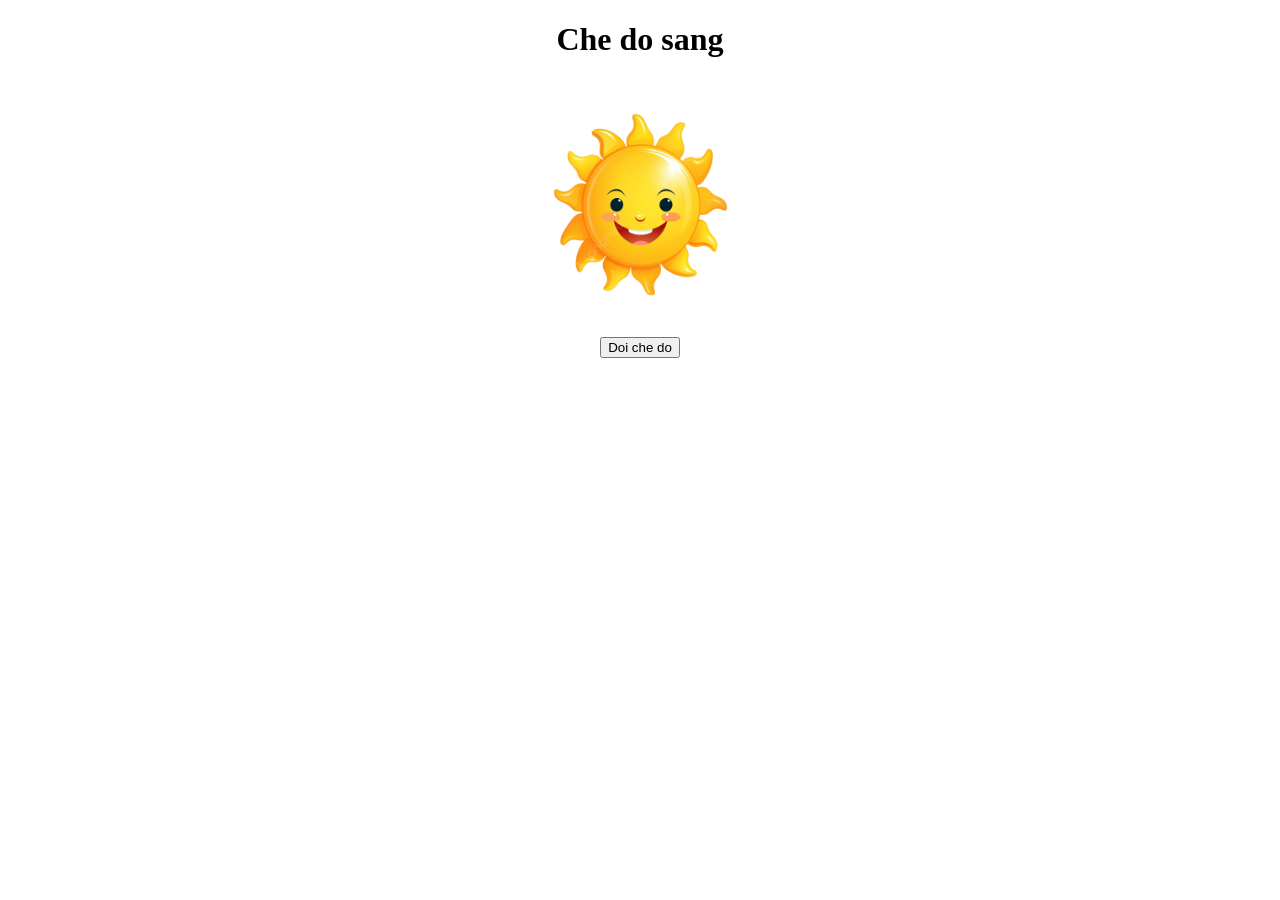
<file: bai 10/index.html>
<!DOCTYPE html>
<html lang="en">

<head>
    <meta charset="UTF-8">
    <meta name="viewport" content="width=device-width, initial-scale=1.0">
    <title>Document</title>
    <style>
        .che-do,
        .anh,
        .chuc-nang {
            /* display: flex;
            justify-content: center; */
        }
        
        .khung {
            width: 100%;
            text-align: center;
        }
        
        img {
            width: 20%;
            margin: 0 auto;
        }
    </style>
</head>

<body>
    <div class="khung">
        <h1 class="che-do">Che do sang</h1>
        <img class="anh" src="mattroi.png" alt="">
        <div class="chuc-nang">
            <button onclick="doiCheDo()">Doi che do</button>
        </div>
    </div>
    <script>
        var cheDo = true;

        function doiCheDo() {
            if (cheDo == true) {
                document.getElementsByTagName("body")[0].style = "background-color: black";
                document.getElementsByClassName("che-do")[0].style = "color: white";
                document.getElementsByClassName("che-do")[0].innerHTML = "Che do toi";
                document.getElementsByTagName("img")[0].src = "mattrang.png";
                cheDo = false;
            } else {
                document.getElementsByTagName("body")[0].style = "background-color: white";
                document.getElementsByClassName("che-do")[0].style = "color: blck";
                document.getElementsByClassName("che-do")[0].innerHTML = "Che do sang";
                document.getElementsByTagName("img")[0].src = "mattroi.png";
                cheDo = true;
            }

        }
    </script>
</body>

</html>
</file>
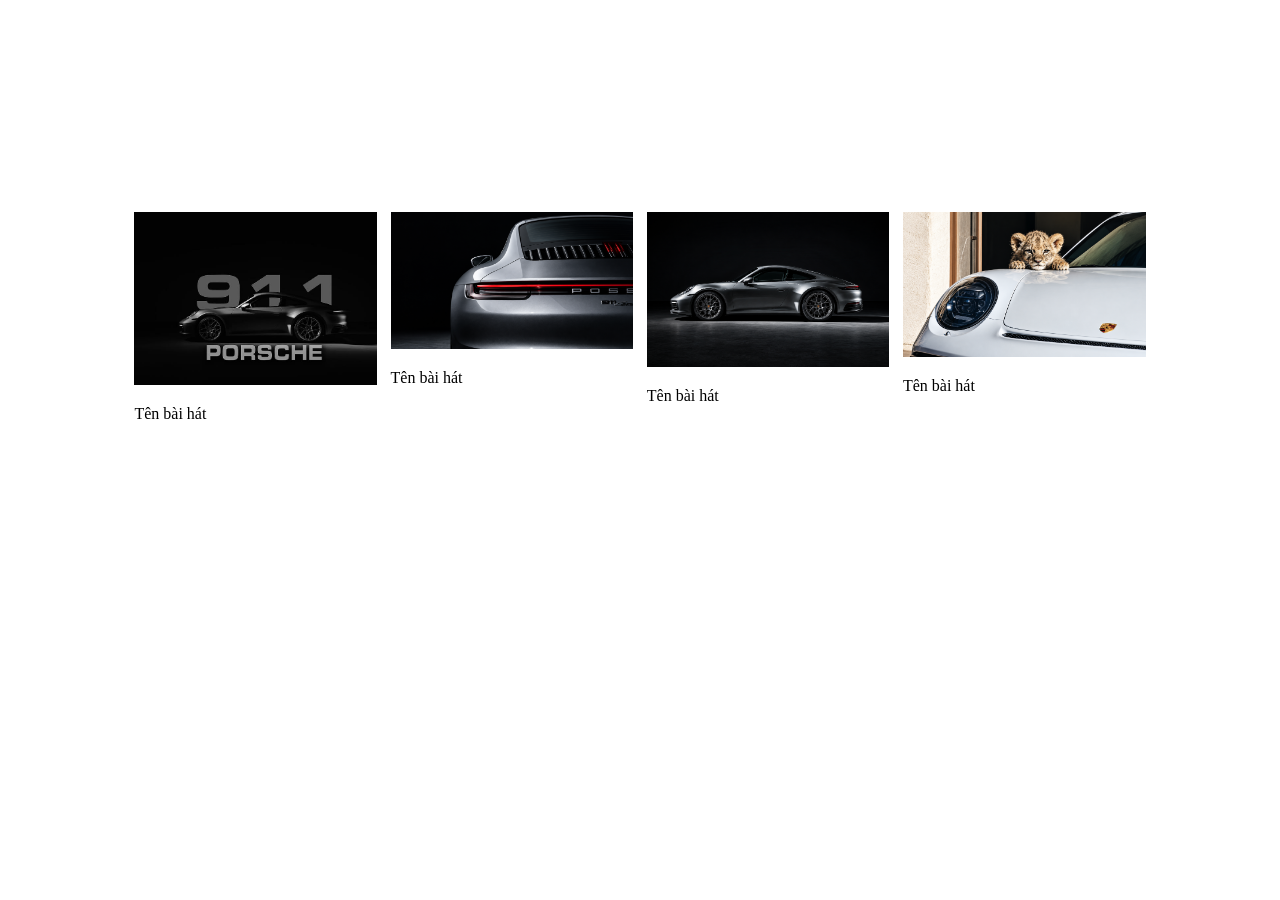
<file: Bai 11/index.html>
<!doctype html>
<html lang="en">

<head>
    <meta charset="UTF-8" />
    <meta name="viewport" content="width=device-width, initial-scale=1.0" />
    <title>Ví dụ đổi video</title>
    <style>
        .video {
            width: 50%;
            margin: auto;
        }
        
        .danh-sach {
            width: 80%;
            display: flex;
            margin: 50px auto;
            justify-content: space-between;
        }
        
        .anh {
            width: 24%;
            img {
                width: 100%;
            }
        }
    </style>
</head>

<body>
    <!-- màn xem -->
    <div class="video">
        <iframe src="https://www.youtube.com/embed/vGvCnjY_4Tc?si=f1wDQeMXsUGVcwdC" title="YouTube video player" frameborder="0" allow="
          accelerometer;
          autoplay;
          clipboard-write;
          encrypted-media;
          gyroscope;
          picture-in-picture;
          web-share;
        " referrerpolicy="strict-origin-when-cross-origin" allowfullscreen></iframe>
        <p class="ten"></p>
    </div>

    <div class="danh-sach">
        <div class="anh" onclick="chonVid(1)">
            <img src="p1.jpg" alt="" />
            <p>Tên bài hát</p>
        </div>
        <div class="anh" onclick="chonVid(2)">
            <img src="p2.png" alt="" />
            <p>Tên bài hát</p>
        </div>
        <div class="anh" onclick="chonVid(3)">
            <img src="p3.png" alt="" />
            <p>Tên bài hát</p>
        </div>
        <div class="anh" onclick="chonVid(4)">
            <img src="p4.png" alt="" />
            <p>Tên bài hát</p>
        </div>
    </div>

    <script>
        var danhSachVid = [{
            id: 1,
            ten: "Tower Defence 1",
            duongDanAnh: "/assets/banner.jpg",
            duongDanYoutube: "https://www.youtube.com/embed/vGvCnjY_4Tc?si=f1wDQeMXsUGVcwdC",
        }, {
            id: 2,
            ten: "Tower Defence 2",
            duongDanAnh: "/assets/zootopia.jpg",
            duongDanYoutube: "https://www.youtube.com/embed/Y0c3nKWhlIA?si=kHUSq6Y0BI7gB_X2",
        }, {
            id: 3,
            ten: "Tower Defence 3",
            duongDanAnh: "/assets/banner.jpg",
            duongDanYoutube: "https://www.youtube.com/embed/vGvCnjY_4Tc?si=f1wDQeMXsUGVcwdC",
        }, {
            id: 4,
            ten: "Tower Defence 4",
            duongDanAnh: "/assets/zootopia.jpg",
            duongDanYoutube: "https://www.youtube.com/embed/Y0c3nKWhlIA?si=kHUSq6Y0BI7gB_X2",
        }, ];

        function chonVid(id) {
            for (let i = 0; i < danhSachVid.length; i++) {
                if (danhSachVid[i].id == id) {
                    document.getElementsByClassName("ten")[0].innerHTML =
                        danhSachVid[i].ten;
                    document.getElementsByTagName("video")[0].src =
                        danhSachVid[i].duongDanYoutube;
                }
            }
        }
    </script>
</body>

</html>
</file>
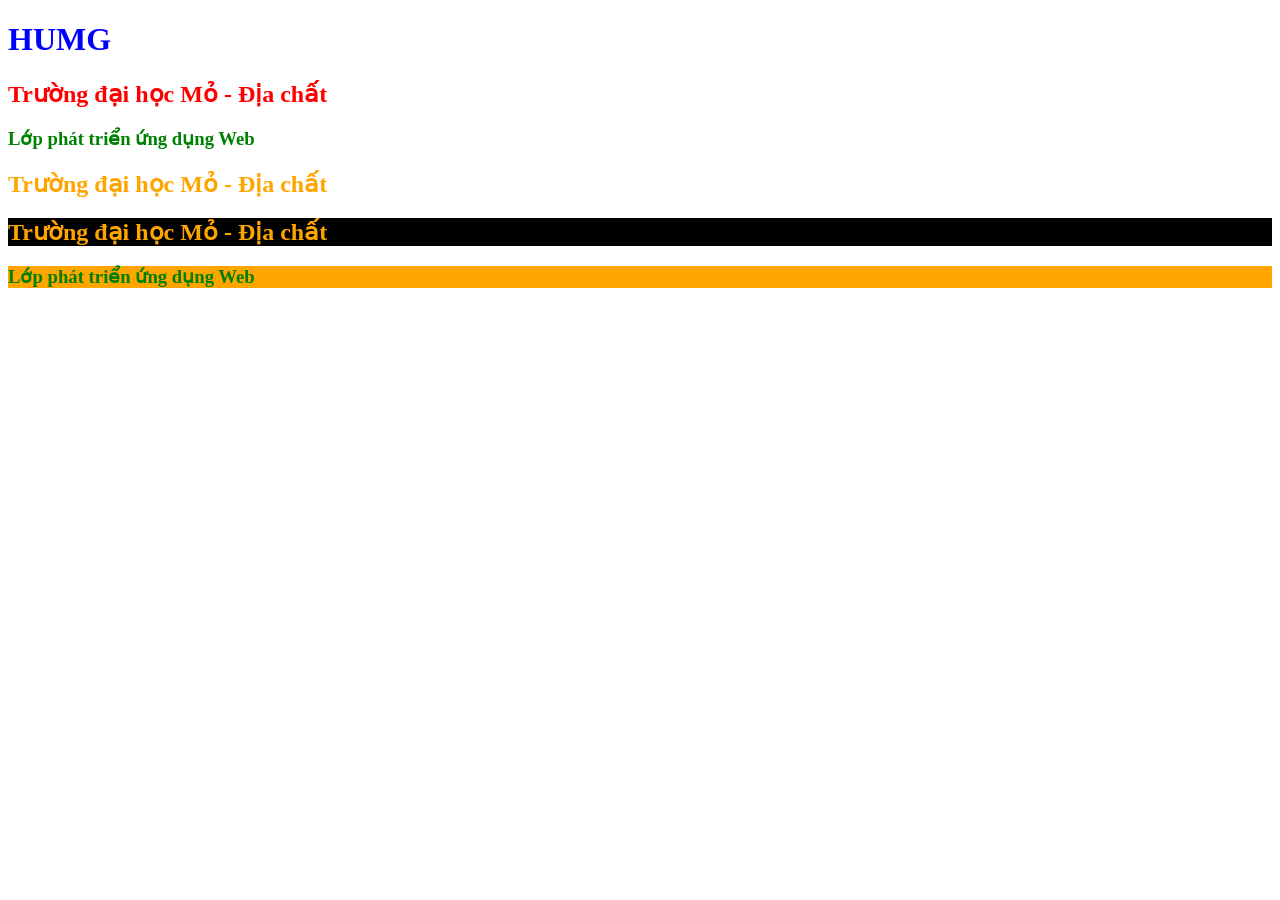
<file: Bai 5/index.html>
<!DOCTYPE html>
<html lang="en">

<head>
    <meta charset="UTF-8">
    <meta name="viewport" content="width=device-width, initial-scale=1.0">
    <title>Bai 5</title>
    <link rel="stylesheet" href="style.css" type="text/css">
    <style>
        /*Loại 2: Internal Style */
        
        h2 {
            /* color dùng để quy định màu chữ */
            color: red;
        }
        
        #TieuDe {
            color: orange
        }
    </style>
</head>

<body>
    <!--I:Các kiểu viết style-->
    <!--Kiểu 1 : Viết style trong thẻ-->
    <!--Loại 1 : Inline style-->
    <h1 style="color:blue">HUMG</h1>
    <!--Kiểu 2-->
    <h2>Trường đại học Mỏ - Địa chất</h2>
    <h3>Lớp phát triển ứng dụng Web</h3>
    <!--II:Selector-->
    <!--Cách 1:Dùng tên thẻ-->
    <!--Cách 2:Dùng id-->
    <h2 id="TieuDe">Trường đại học Mỏ - Địa chất</h2>
    <!--Cách 3:Dùng class(Viết dấu . trước tên class)-->
    <h2 id="TieuDe" class="TieuDe">Trường đại học Mỏ - Địa chất</h2>
    <h3 class="TieuDe2">Lớp phát triển ứng dụng Web</h3>
</body>

</html>
</file>
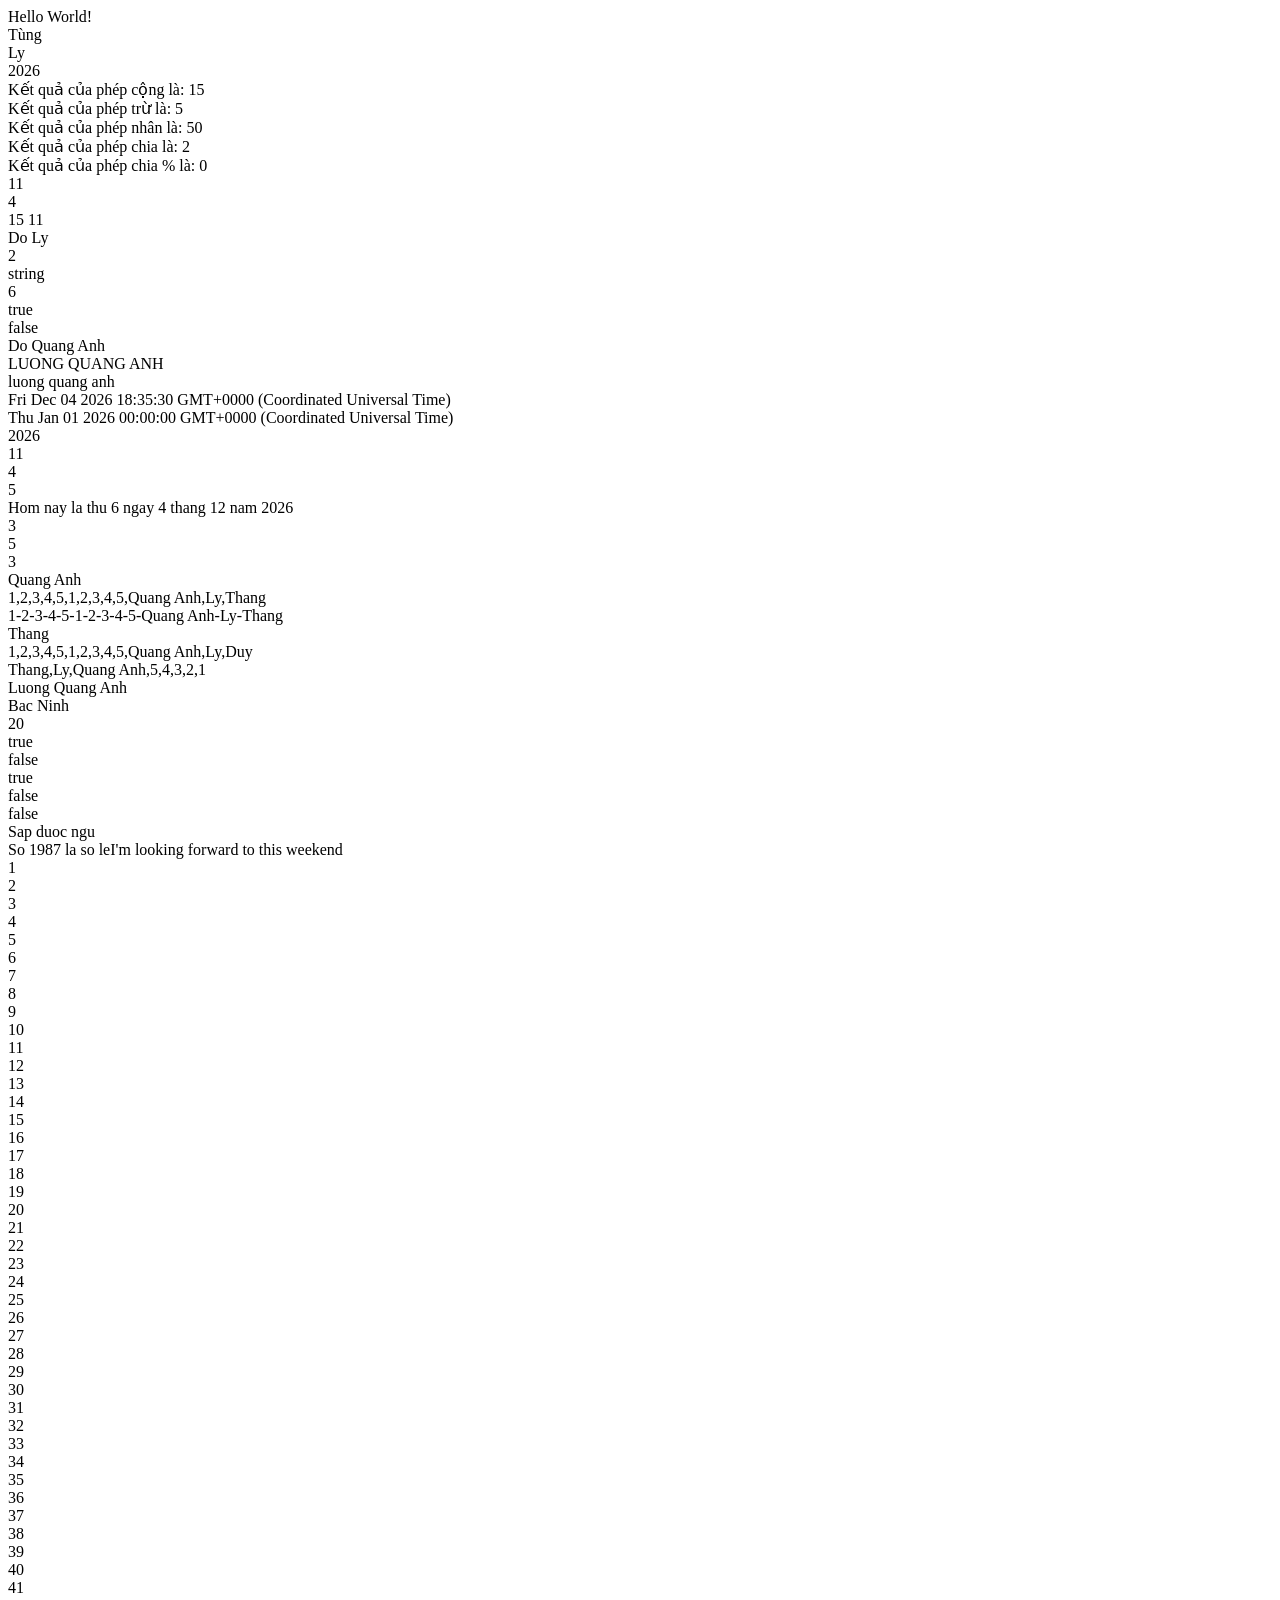
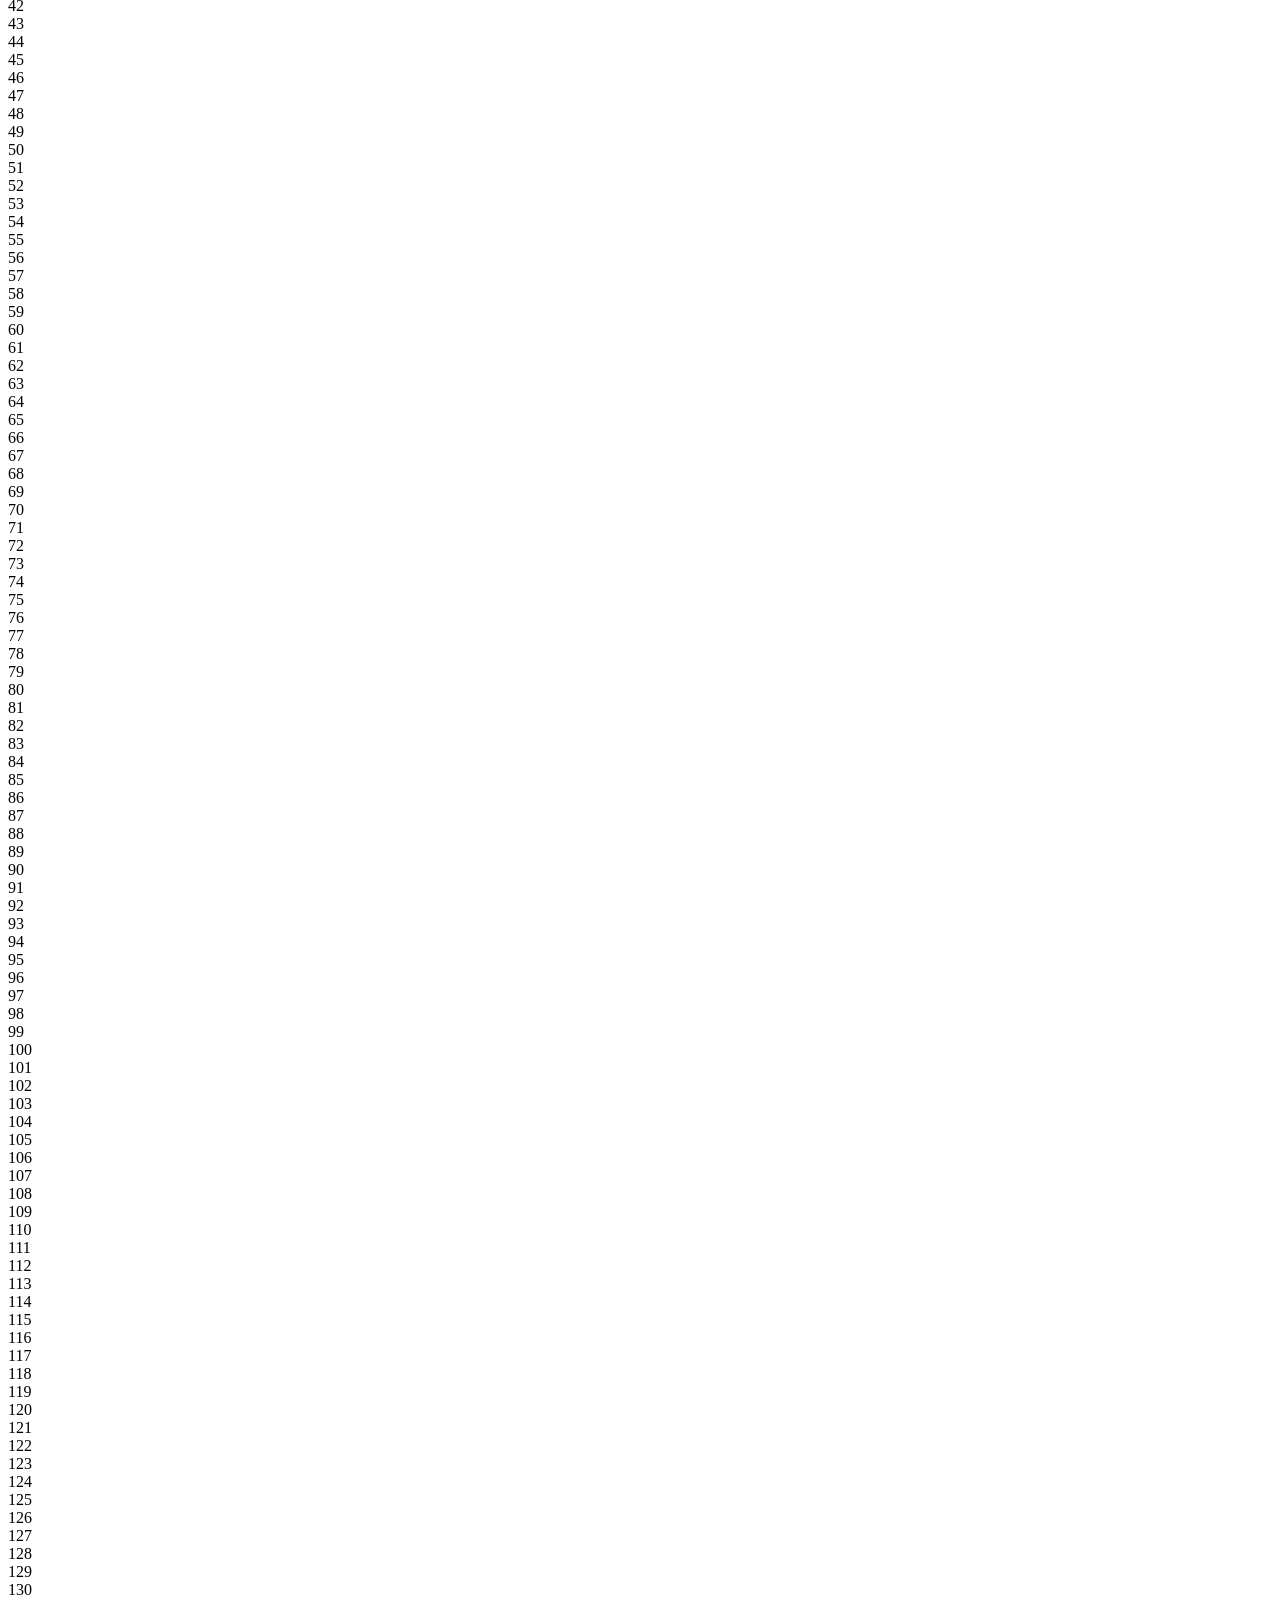
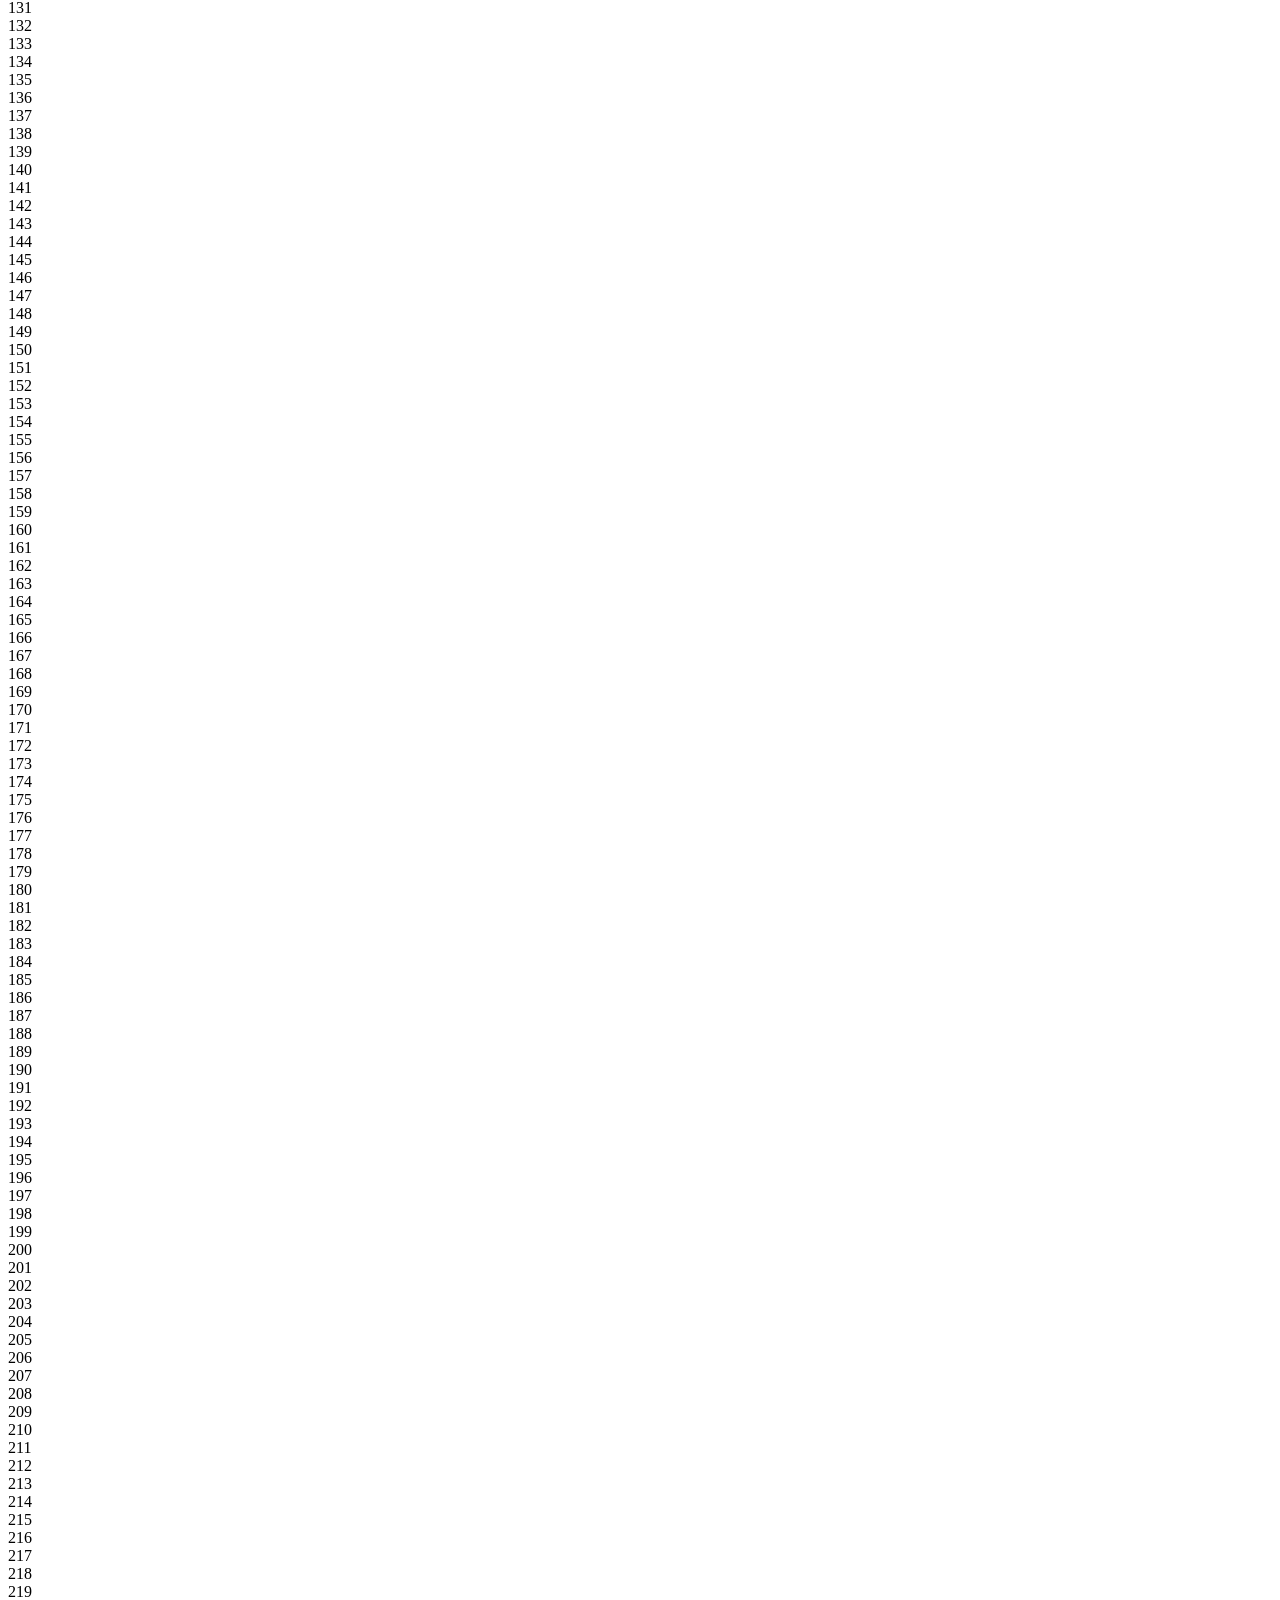
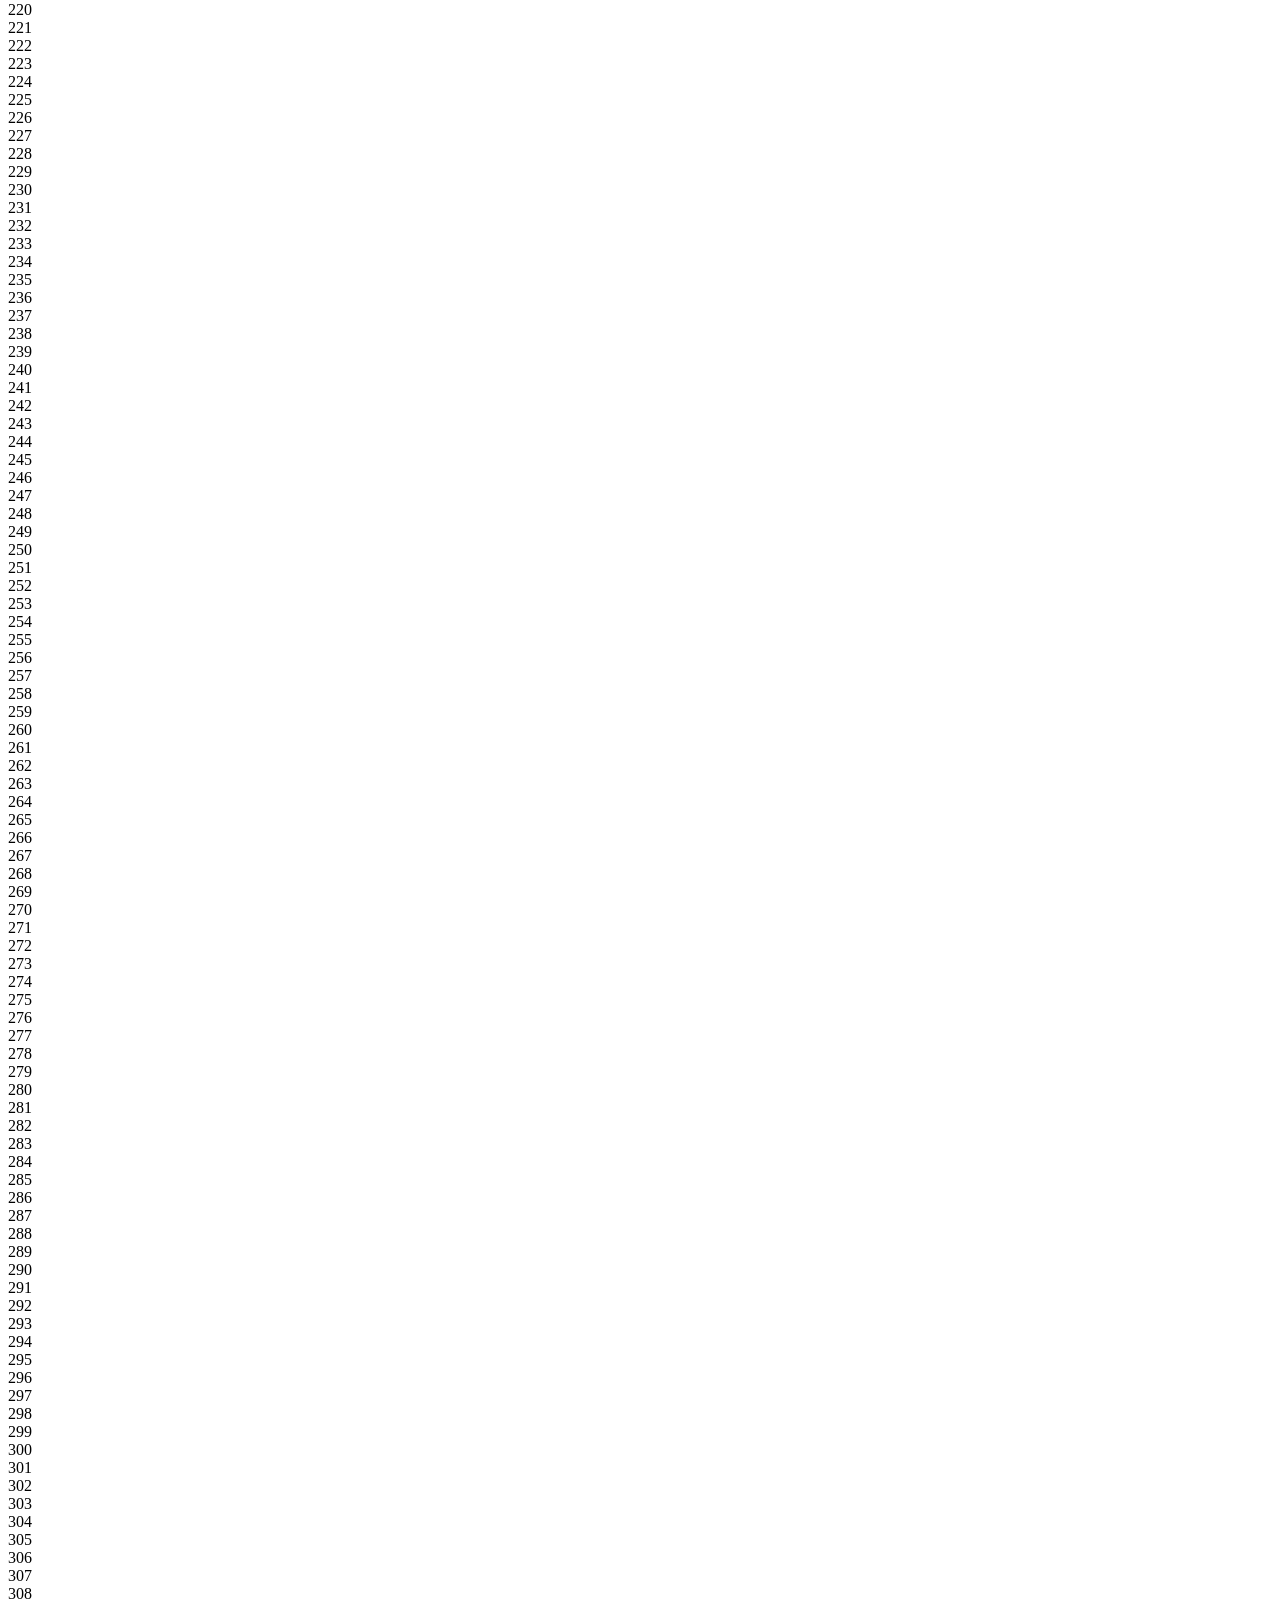
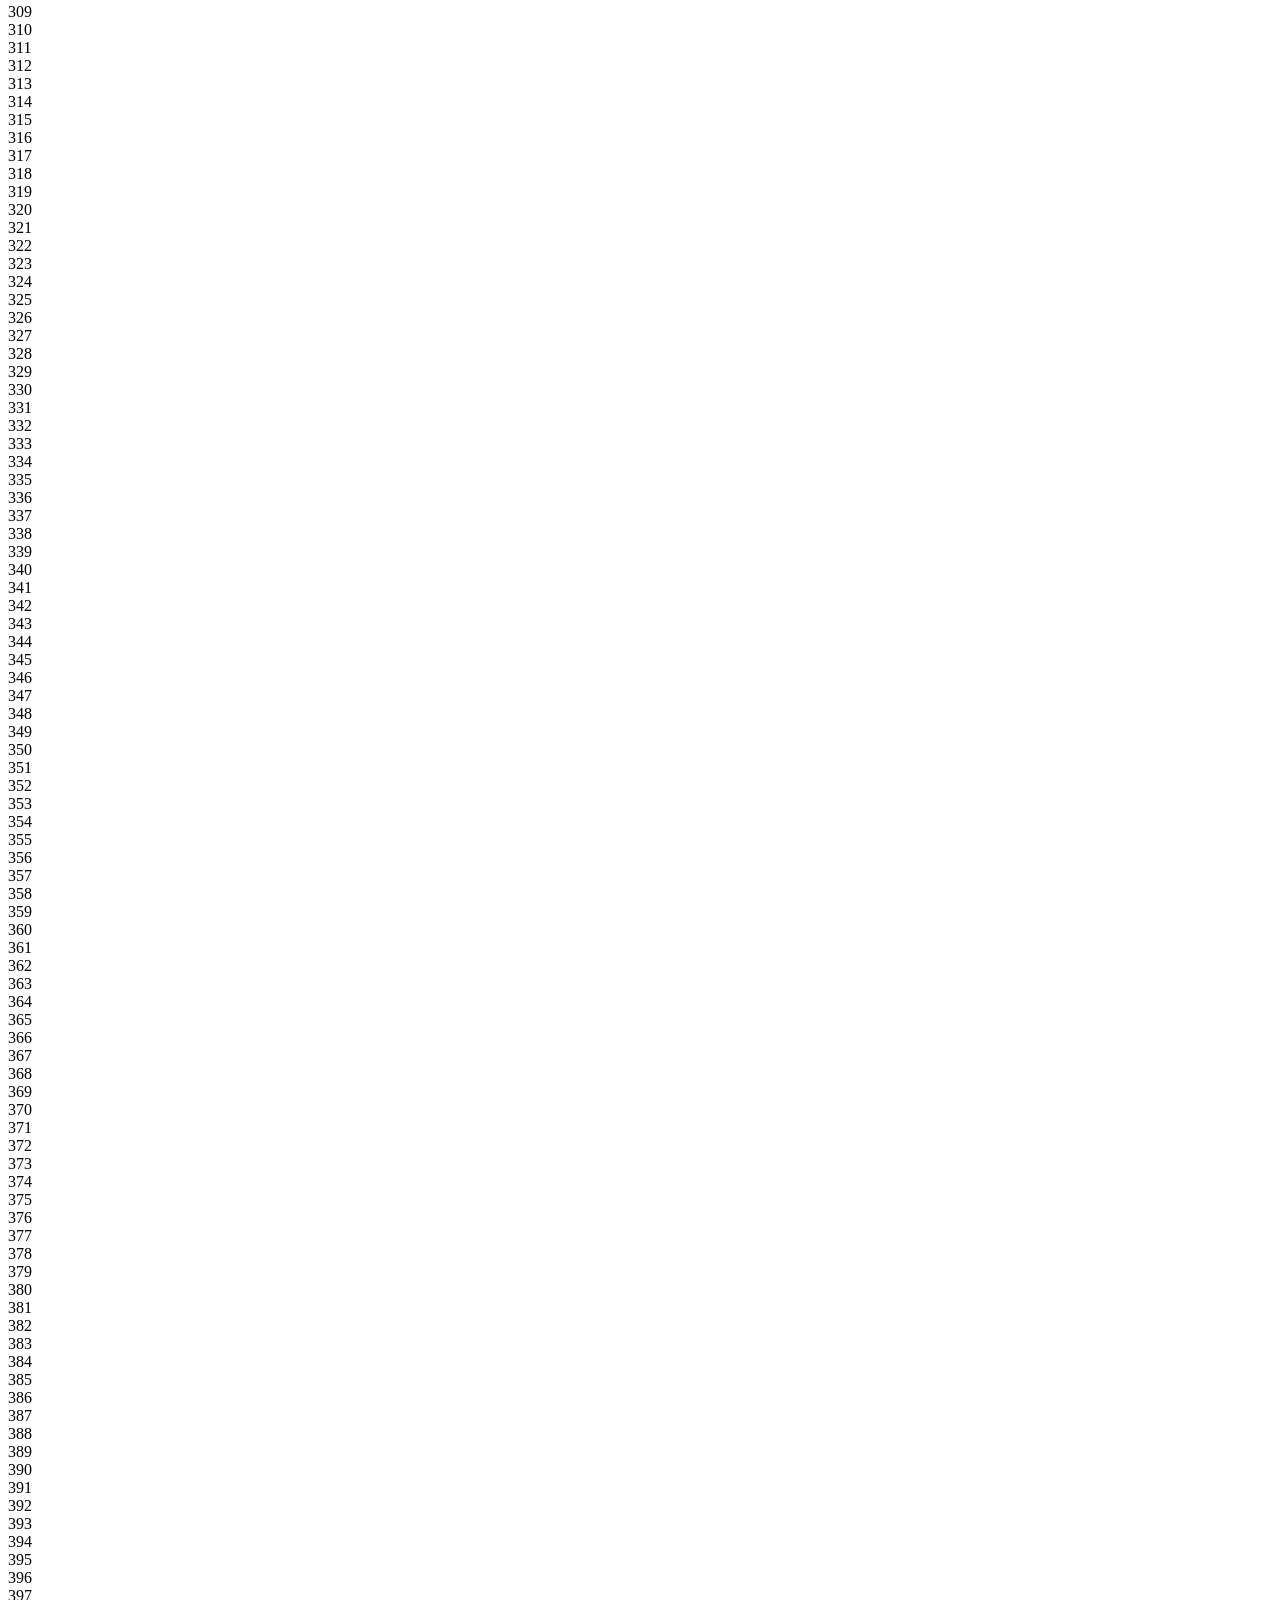
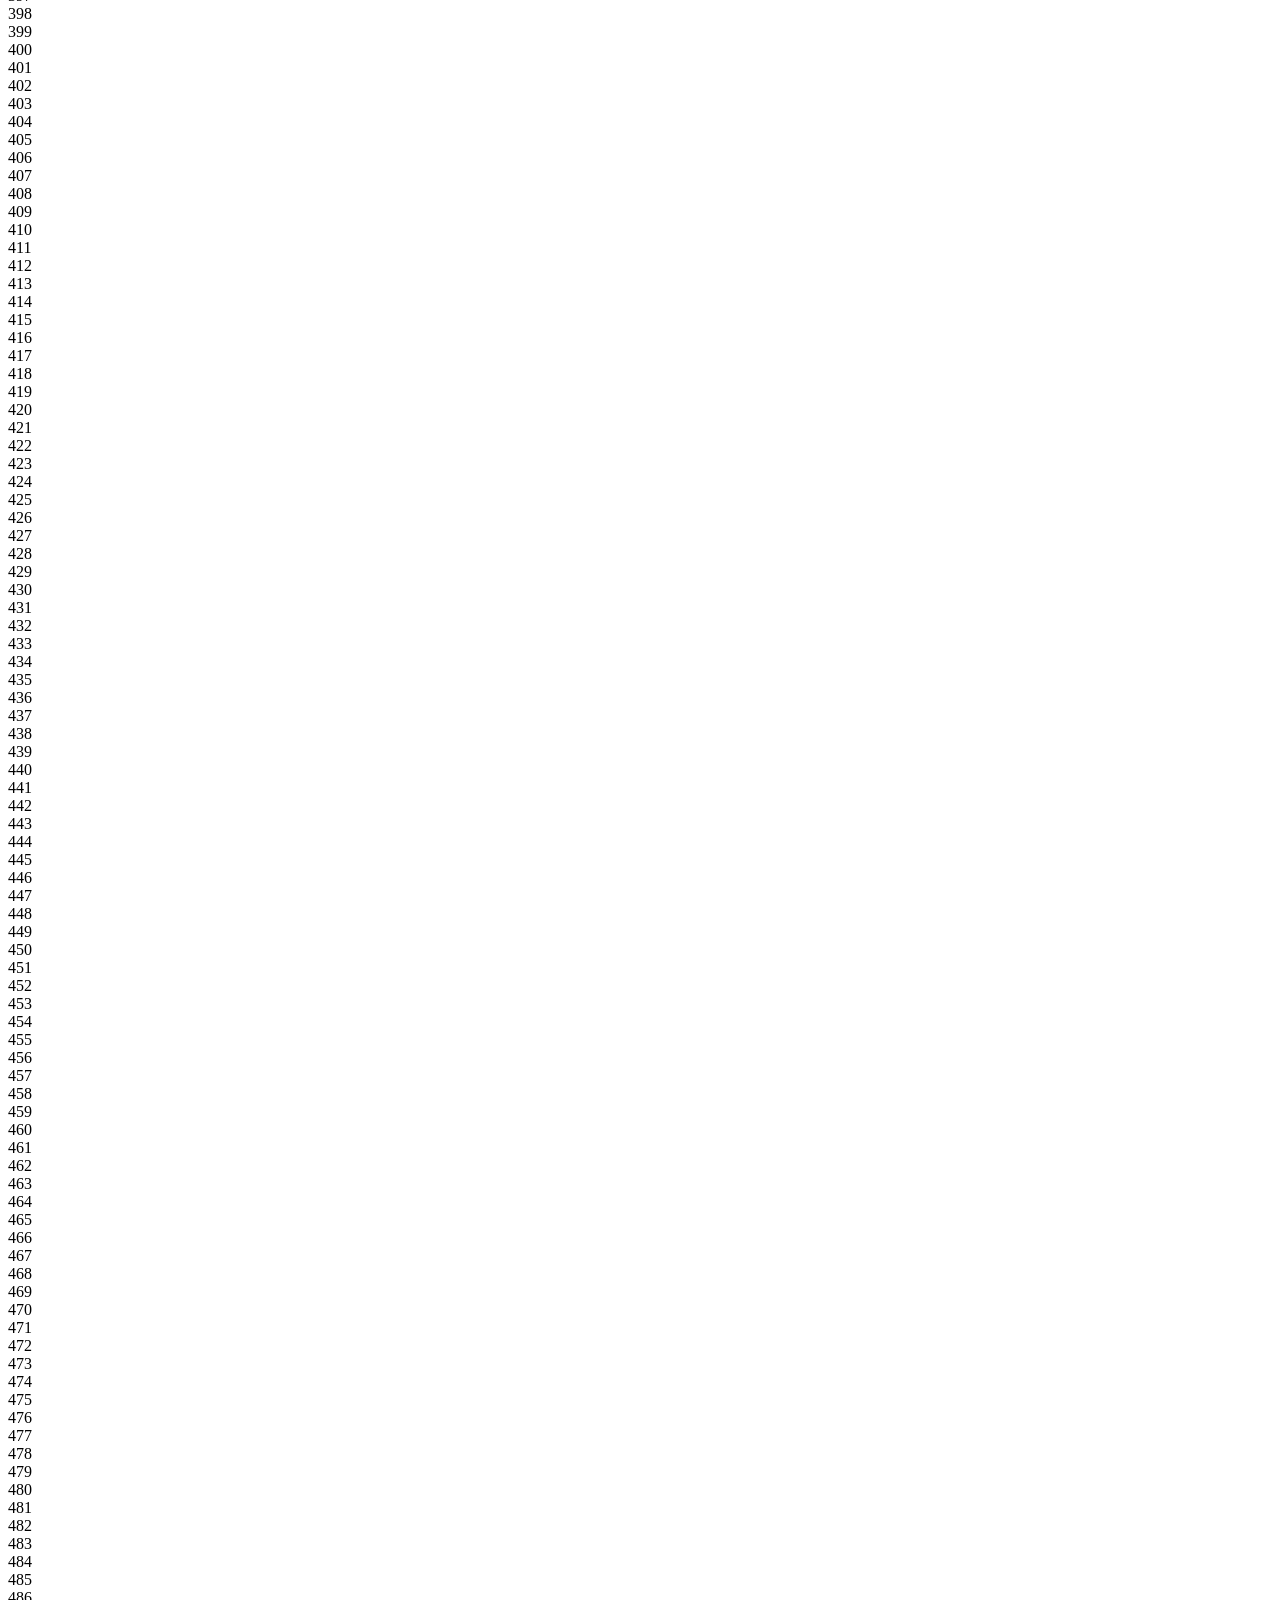
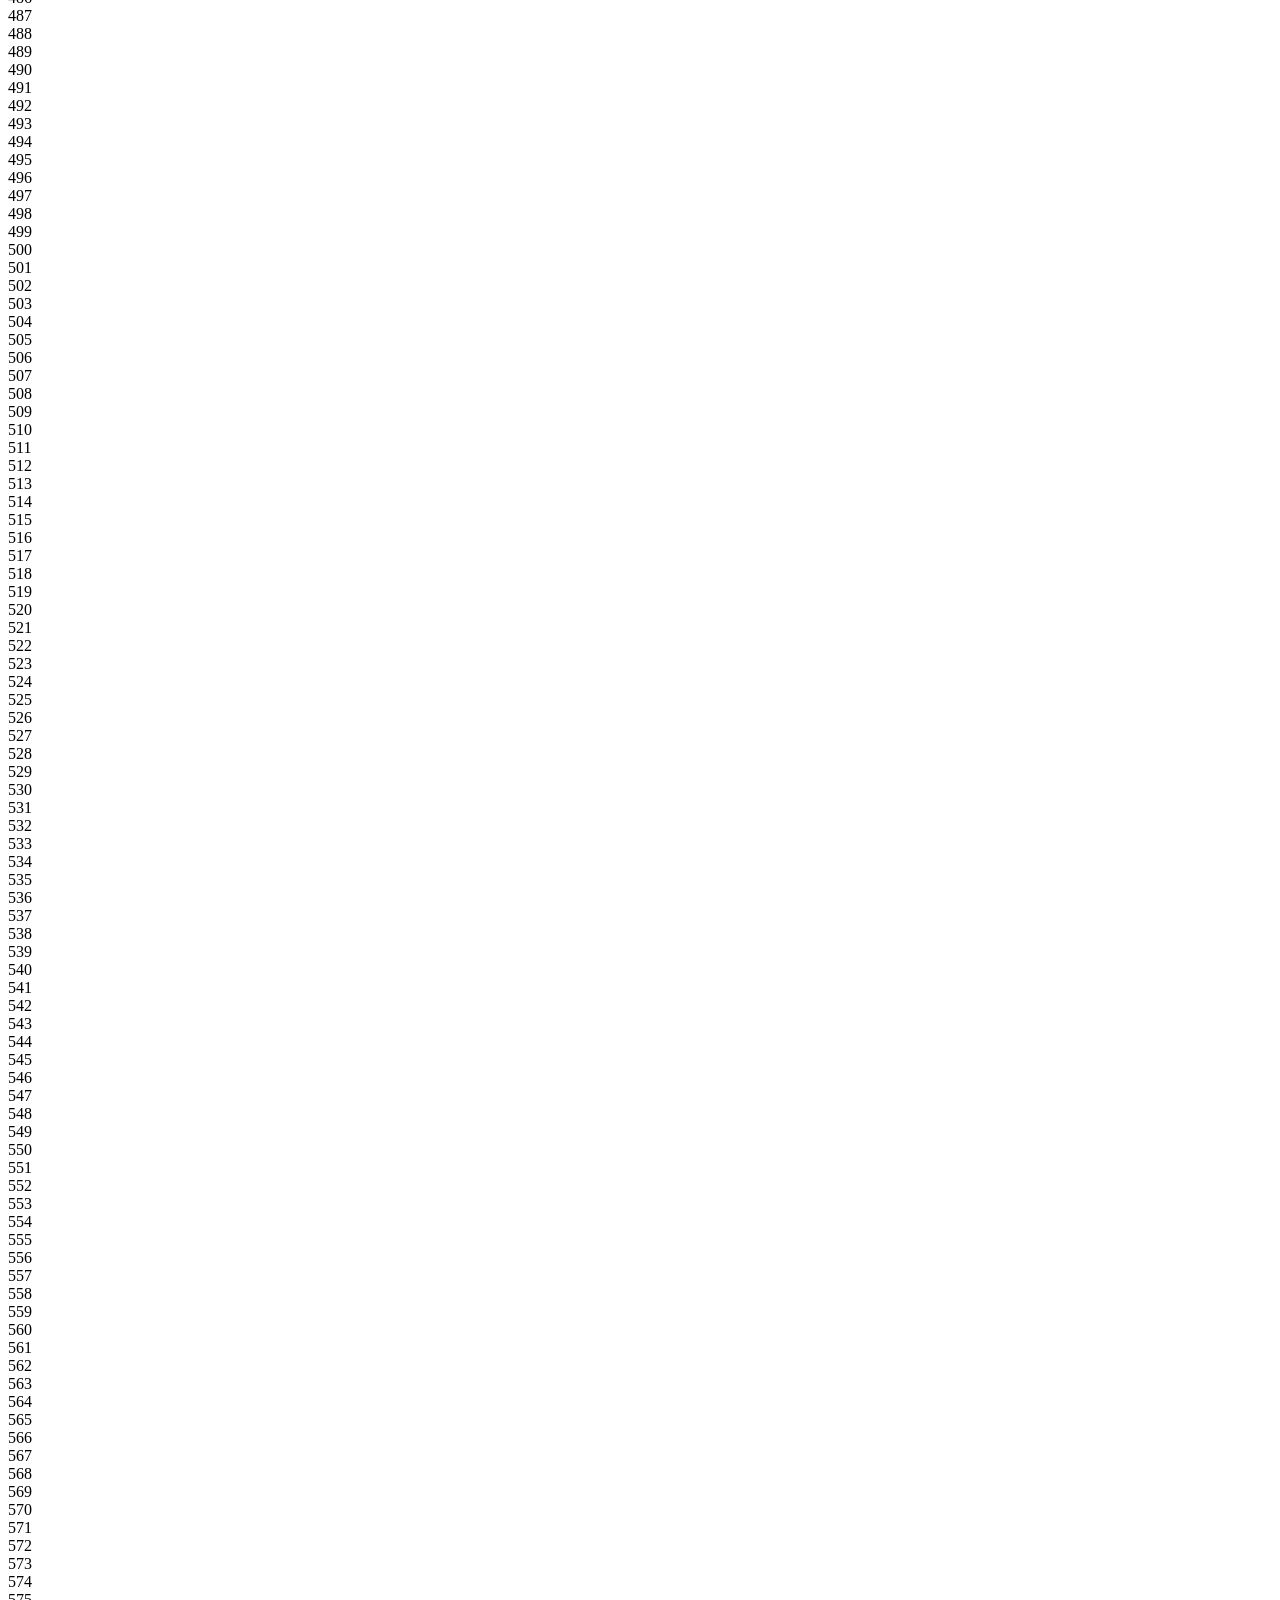
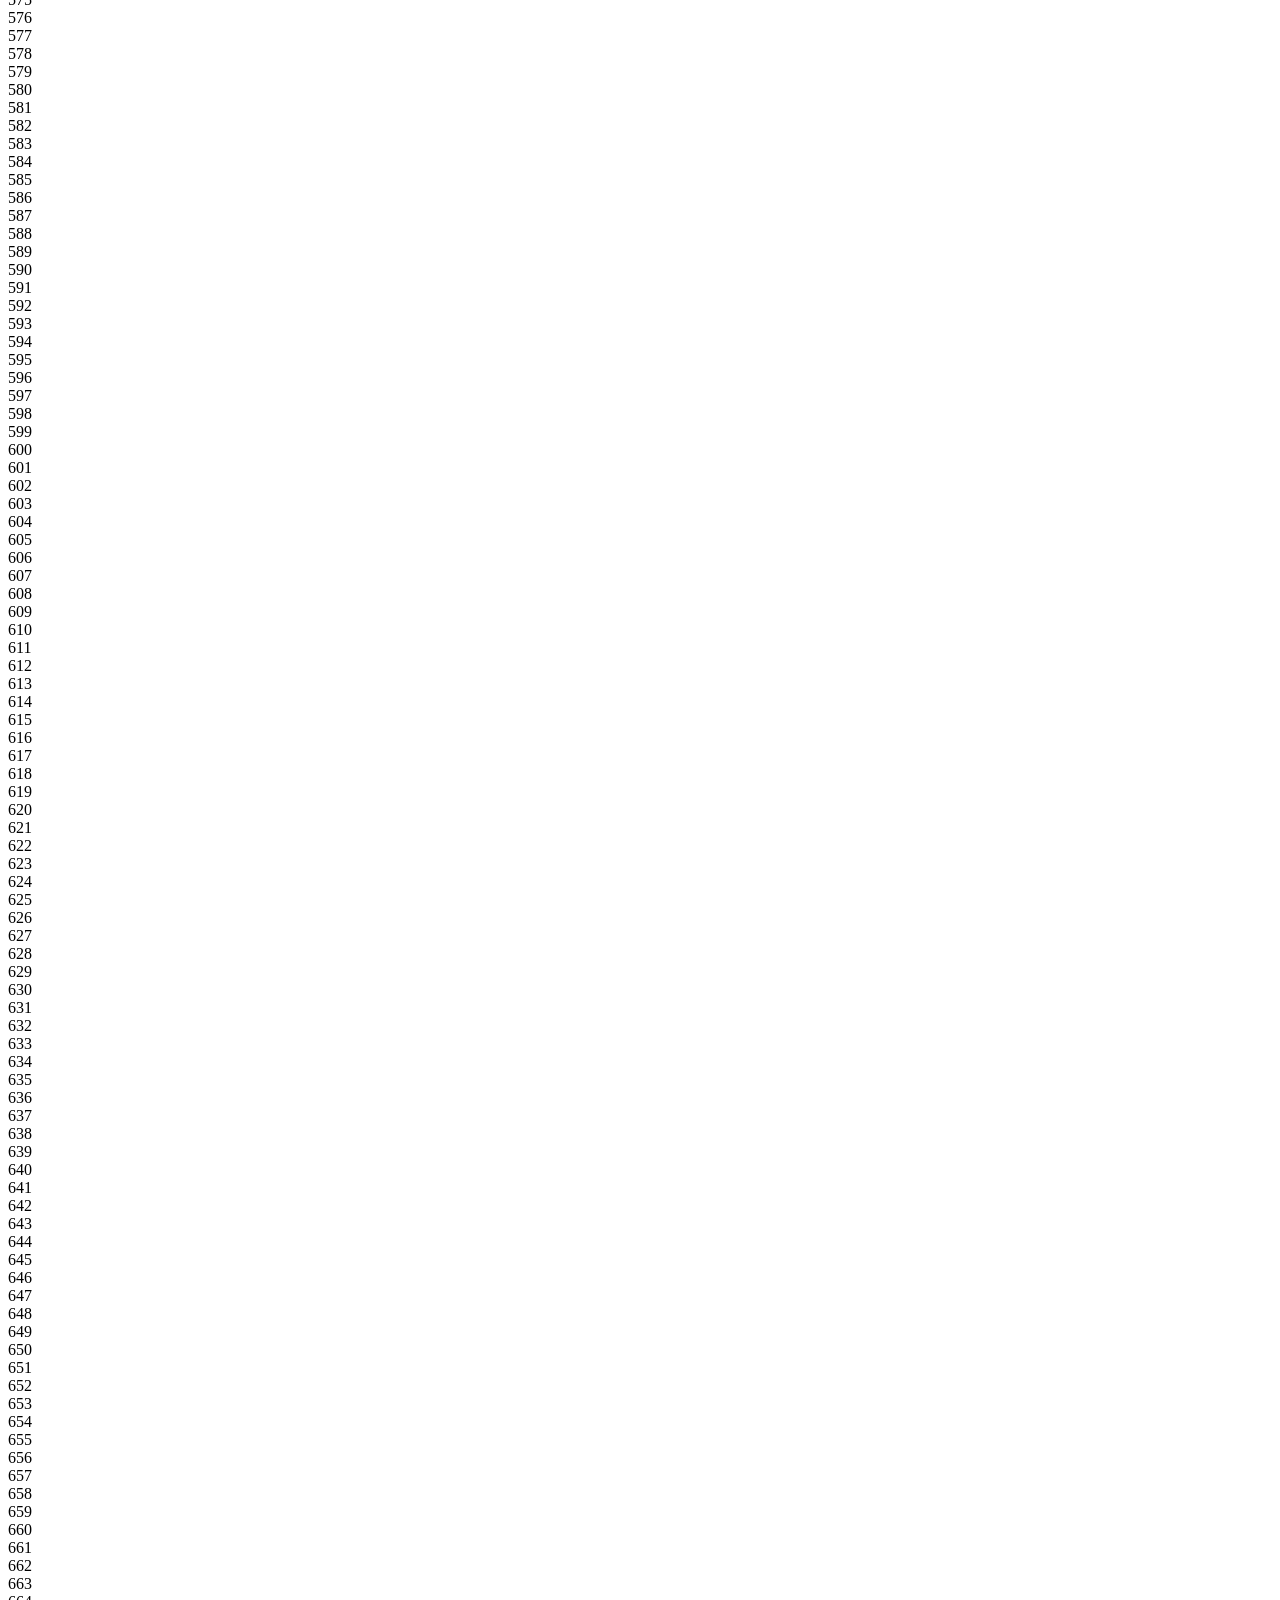
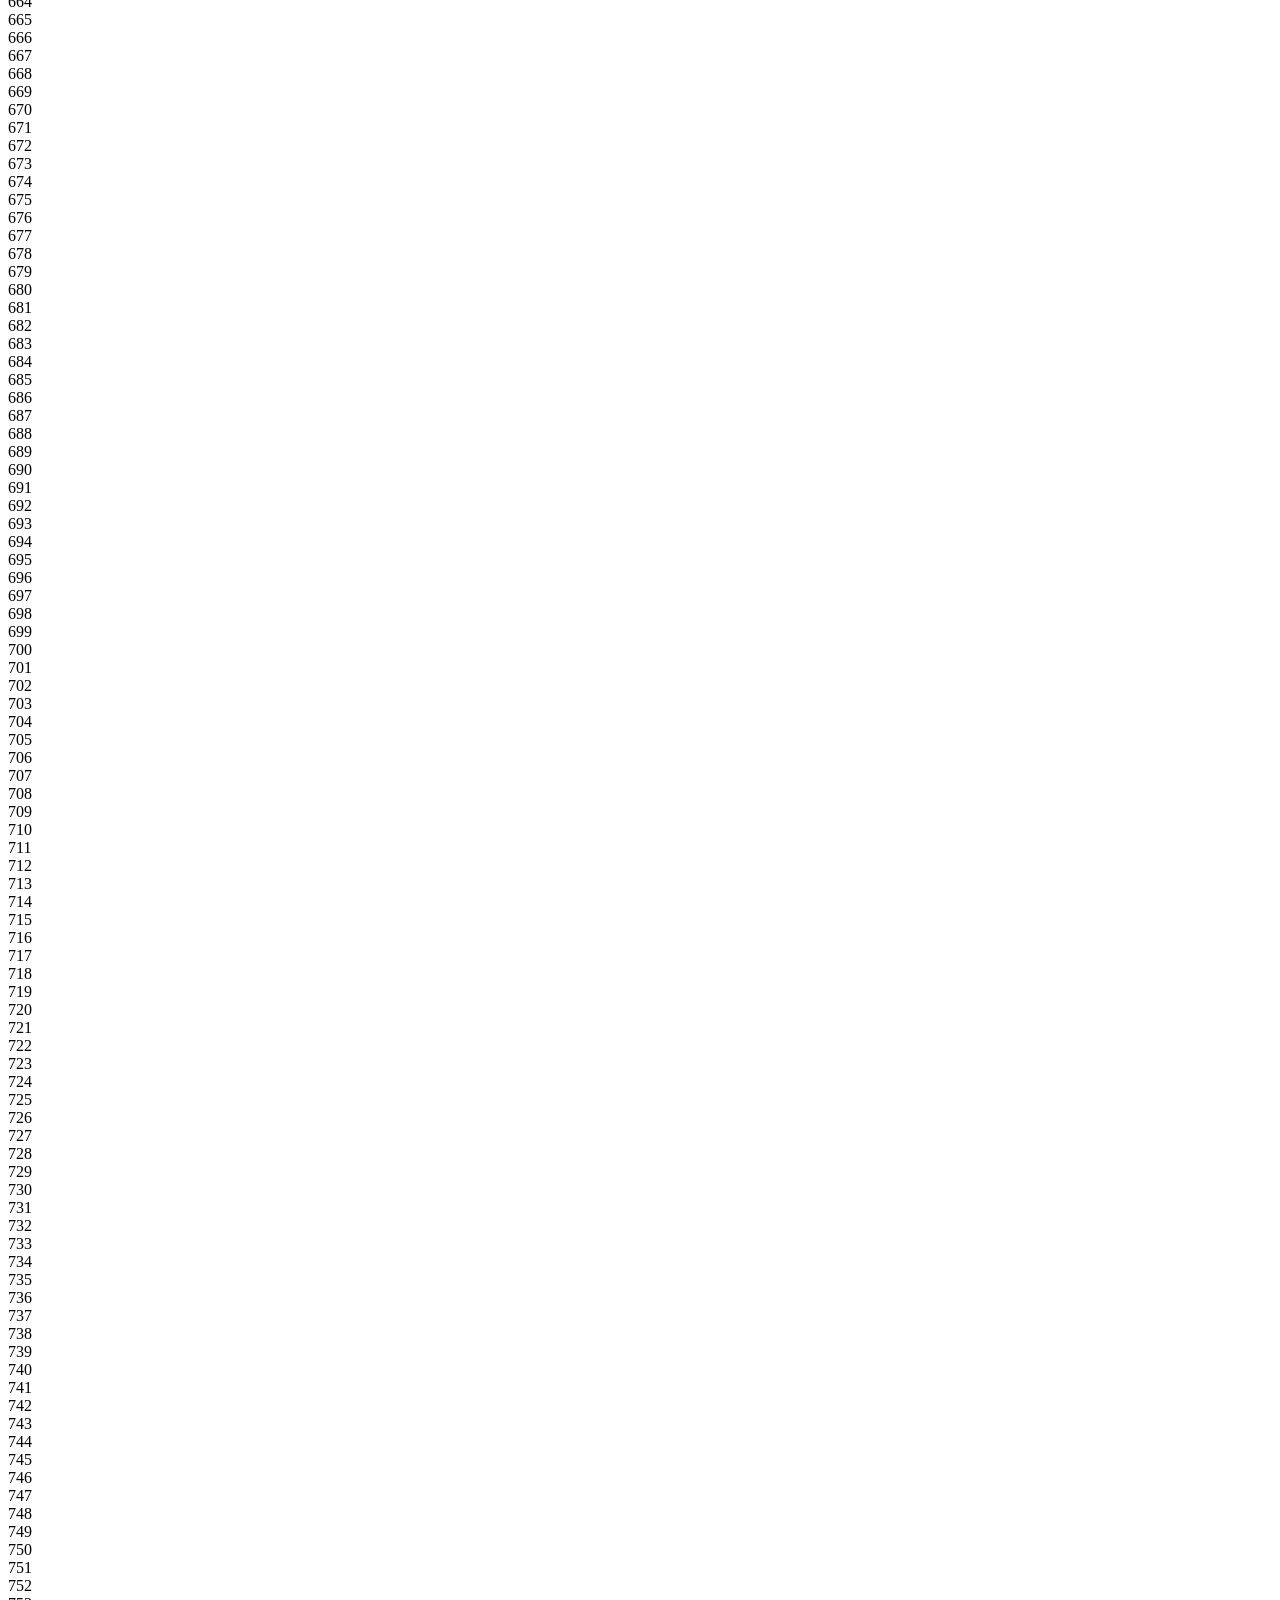
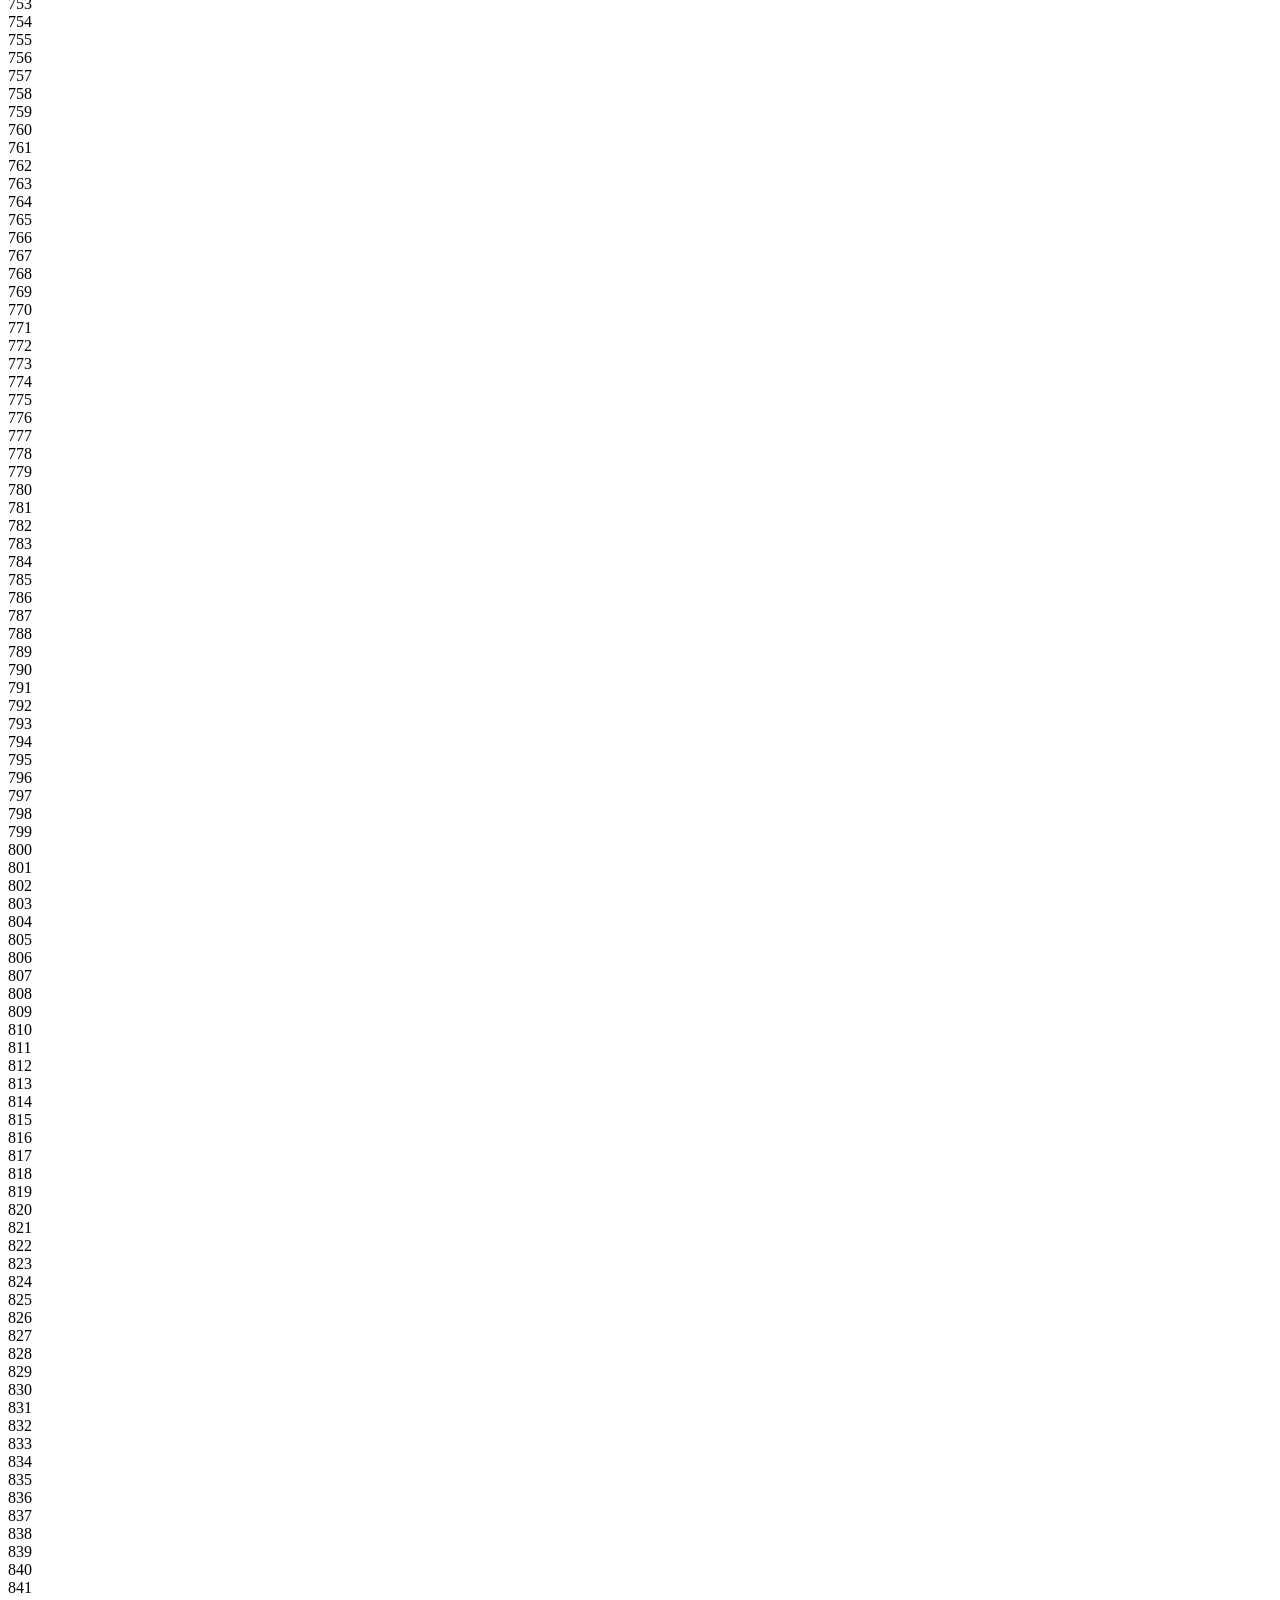
<file: Bai 8/index.html>
<!DOCTYPE html>
<html lang="en">

<head>
    <meta charset="UTF-8">
    <meta name="viewport" content="width=device-width, initial-scale=1.0">
    <title>JS</title>
</head>

<body>

    <!--Internal JavaScript-->
    <script>
        //In ra màn hình
        document.writeln("Hello World! <br>");
        //Khai báo biến
        var name = "Tùng <br>";

        document.writeln(name);

        var name = "Ly <br>";
        document.writeln(name);

        var year = 2026;
        document.writeln(year);

        //Phép toán
        var soThuNhat = 10;
        var soThuHai = 5;
        var ketQua = 0;
        //cộng +
        document.writeln(" <br>Kết quả của phép cộng là: ");
        ketQua = soThuNhat + soThuHai
        document.writeln(ketQua);
        //trừ -
        document.writeln(" <br>Kết quả của phép trừ là: ");
        ketQua = soThuNhat - soThuHai
        document.writeln(ketQua);
        //nhân *
        document.writeln(" <br>Kết quả của phép nhân là: ");
        ketQua = soThuNhat * soThuHai
        document.writeln(ketQua);
        //chia /
        document.writeln(" <br>Kết quả của phép chia là: ");
        ketQua = soThuNhat / soThuHai
        document.writeln(ketQua);
        //chia phần trăm %
        document.writeln(" <br>Kết quả của phép chia % là: ");
        ketQua = soThuNhat % soThuHai
        document.writeln(ketQua);
        //++
        document.writeln("<br>");
        document.writeln(++soThuNhat);
        //document.writeln("<br>")
        //document.writeln(soThuNhat);
        //--
        document.writeln("<br>");
        document.writeln(--soThuHai);
        document.writeln("<br>");
        //+=
        soThuNhat += soThuHai
        document.writeln(soThuNhat);
        //-=
        soThuNhat -= soThuHai
        document.writeln(soThuNhat);
        //nối chuỗi
        var ho = "Do";
        document.writeln("<br>");
        document.writeln(ho + " " + name);
        //kiểm tra độ dài của chuỗi

        document.writeln(ho.length);
        //kiểm tra kiểu của biến
        document.writeln("<br>");
        document.writeln(typeof(ho));
        //
        document.writeln("<br>");
        var hoVaTen = "Luong Quang Anh";
        document.writeln(hoVaTen.indexOf("Q"));
        document.writeln("<br>");
        document.writeln(hoVaTen.includes("Q"));
        document.writeln("<br>");
        document.writeln(hoVaTen.startsWith("Q"));
        //thay thế kí tự
        document.writeln("<br>");
        document.write(hoVaTen.replace("Luong", "Do"));
        //viết hoa viết thường
        document.writeln("<br>");
        document.writeln(hoVaTen.toUpperCase());
        document.writeln("<br>");
        document.writeln(hoVaTen.toLowerCase());
        //date
        var homNay = new Date();
        document.writeln("<br>");
        document.write(homNay);


        var ngay = new Date("1/1/2026");
        document.writeln("<br>");
        document.write(ngay);

        var namNay = homNay.getFullYear();
        document.writeln("<br>");
        document.write(namNay);


        var thangNay = homNay.getMonth();
        document.writeln("<br>");
        document.write(thangNay);


        var ngayHomNay = homNay.getDate();
        document.writeln("<br>");
        document.write(ngayHomNay);
        var thu = homNay.getDay();
        document.writeln("<br>");
        document.write(thu);

        document.writeln("<br>");
        document.writeln("Hom nay la thu " + ++thu + " ngay " + ngayHomNay + " thang " + ++thangNay + " nam " + namNay);

        //Mang
        var mang = [1, 2, 3, 4, 5];
        document.writeln("<br>");
        document.writeln(mang[2]);
        document.writeln("<br>");
        document.writeln(mang.length);


        var mangTen = ["Quang Anh", "Ly", "Thang"];
        document.writeln("<br>");
        document.write(mang[2]);

        var mangChuoi = [1, 2, 3, 4, 5, "Quang Anh", "Ly", "Thang"];
        document.writeln("<br>");
        document.write(mangChuoi[5]);


        var d = mang.concat(mang, mangTen);
        document.writeln("<br>");
        document.write(d);
        document.write("<br>");
        document.write(d.join("-"));
        document.write("<br>");
        //pop de lay ra phan tu cuoi cung trong mang
        document.write(d.pop());
        document.write("<br>");
        d.push("Duy");
        document.write(d);
        document.write("<br>");
        document.write(mangChuoi.reverse());

        //object
        var thongTinSinhVien = {
            ten: "Luong Quang Anh",
            namSinh: "2006",

            queQuan: {
                thanhPho: "Bac Ninh",
                phuong: "Chu",
            }
        };
        document.write("<br>");
        document.write(thongTinSinhVien.ten);
        document.write("<br>");
        document.write(thongTinSinhVien.queQuan.thanhPho);
        document.write("<br>");
        tuoi = namNay - thongTinSinhVien.namSinh;
        document.write(tuoi);
        thongTinSinhVien.tuoi = tuoi;
        //console.log(thongTinSinhVien);
        //Boolean: true nam / false nu;
        var sinhVien = [{
            ten: "Luong Quang Banh",
            namSinh: "2005",

            queQuan: {
                thanhPho: "Bac Kinh",
                phuong: "Chung",

            }
        }, {
            ten: "Luong Quang Anhh",
            namSinh: "2003",

            queQuan: {
                thanhPho: "Bac Ning",
                phuong: "Chuc",
            }
        }]

        //so sanh
        var so1 = 5;
        var so2 = "10";
        document.write("<br>");
        document.write(so1 !== so2);
        document.write("<br>");
        document.write(so1 == so2);
        document.write("<br>");
        document.write(so1 < so2);
        document.write("<br>");
        document.write(so1 > so2);
        document.write("<br>");

        //=== so sanh ve ca gia tri va kieu du lieu
        document.write(so1 === so2);
        document.write("<br>");

        if (thu > 6) {
            document.writeln("Cuoi tuan");

        } else if (thu == 6) {
            document.writeln("Sap duoc ngu");

        } else {
            document.writeln("Di hoc");
        }

        document.write("<br>");
        var so = 1987;
        if (so % 2 == 0) {
            document.write("So ", so, " la so chan");

        } else {
            document.write("So ", so, " la so le");
        }

        // switch case
        var d = new Date();
        var theDay = d.getDay
        switch (theDay) {
            case 5:
                document.writeln("Finally Friday");
                break;
            case 6:
                document.writeln("Super Saturday");
            case 0:
                document.writeln("Sleepy Sunday");
                break;
            default:
                document.writeln("I'm looking forward to this weekend");

        }

        for (var index = 1; index <= 1000; index++) {
            document.writeln("<br>");
            document.writeln(index);
        }

        // var mang = [1, 2, 3, 4, 5, a, b, c, d, e];
        // for (var i = 1; i < mang.length; i++) {
        //     if (isNaN(mang[i]) == true) {
        //         document.writeln("<br>");
        //         document.writeln("xin chao " + mang[i]);
        //     }
        // }

        //while
        var i = 0;
        while (i <= 10) {
            document.writeln("The number is " + i);
            document.writeln(" <br> ");
            i = i + 1;
        }

        // do while
        var j = 0;
        do {
            document.writeln("The number is " + j);
            document.writeln("<br>");
            j = j + 1;
        } while (j <= 10);

        // popup boxes
        alert("Hello");

        var r = confirm("Press a button")
        if (r == true) {
            document.writeln("You pressed OK!");
        } else {
            document.writeln("You pressed Cancel!");
        }

        var R = prompt("Nhap vao ho va ten", "Nhap ten o day");
        document.writeln(r);
    </script>
    <!--External Script-->
    <script src="script.js"></script>

</body>

</html>
</file>
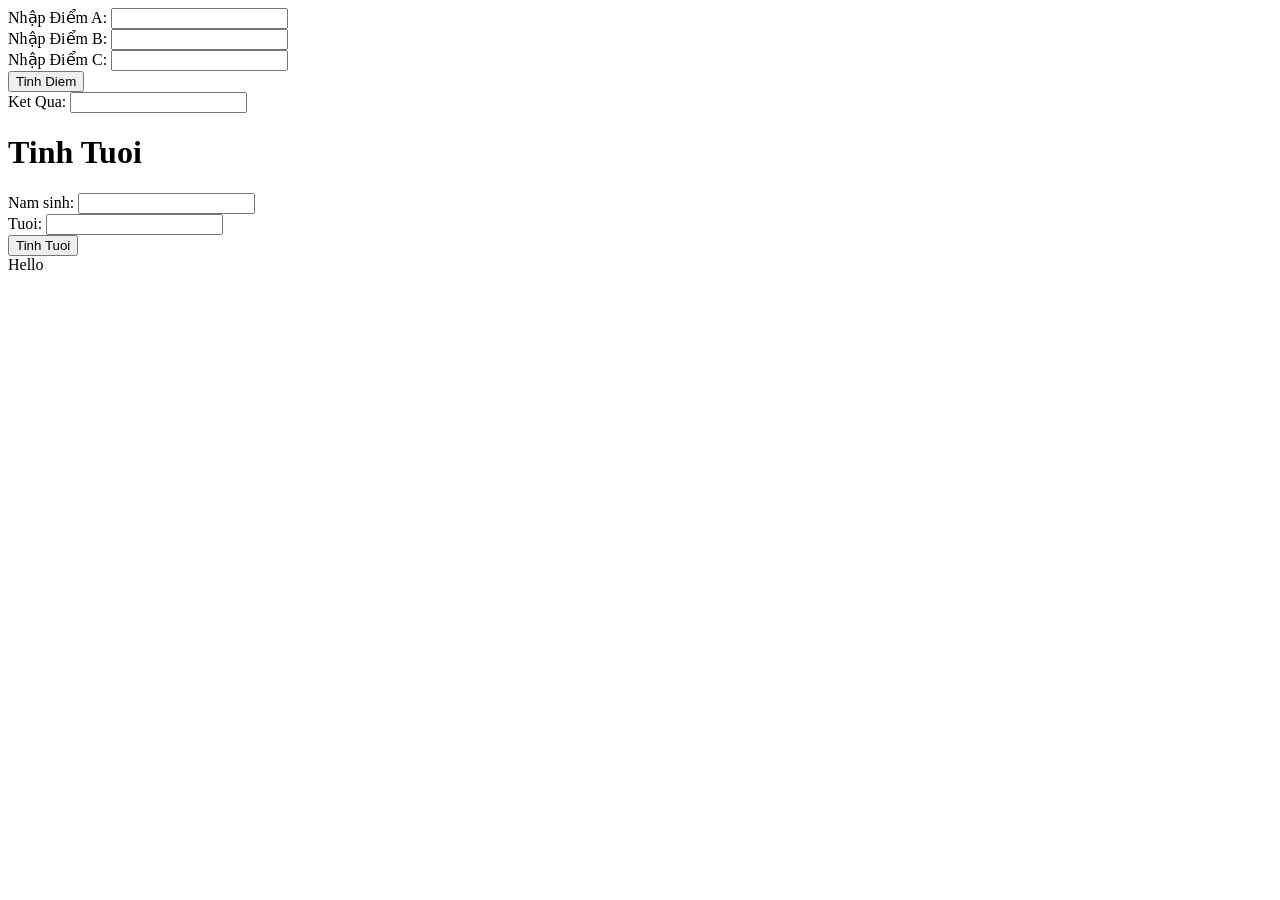
<file: Bai 9/index.html>
<!DOCTYPE html>
<html lang="en">

<head>
    <meta charset="UTF-8">
    <meta name="viewport" content="width=device-width, initial-scale=1.0">
    <title>Document</title>
</head>

<body>
    <div>
        Nhập Điểm A: <input id="diemA" type="number">
    </div>
    <div>
        Nhập Điểm B: <input id="diemB" type="number">
    </div>
    <div>
        Nhập Điểm C: <input id="diemC" type="number">
    </div>
    <div>
        <button onclick="tinhDiem()">Tinh Diem</button>
    </div>
    <div>
        Ket Qua: <input id="ketQua" type="text">
    </div>
    <h1>Tinh Tuoi</h1>
    <div>
        Nam sinh: <input id="namSinh" type="text">
    </div>
    <div>
        Tuoi: <input id="tuoi" type="text">
    </div>
    <div>
        <button onclick="tinhTuoi()">Tinh Tuoi</button>
    </div>
    <script>
        function tinhTuoi() {
            var namSinh = parseInt(document.getElementById("namSinh").value);
            var thoiGian = new Date();
            var namNay = thoiGian.getFullYear();
            var tuoi = namNay - namSinh;
            document.getElementById("tuoi").value = tuoi;
        }

        function tinhDiem() {
            var a = parseFloat(document.getElementById("diemA").value);
            var b = parseFloat(document.getElementById("diemB").value);
            var c = parseFloat(document.getElementById("diemC").value);

            document.getElementById("ketQua").value = tinhDiemChu(a, b, c);
        }

        function tinhDiemChu(a, b, c) {
            var tong = a * 0.6 + b * 0.3 + c * 0.1;
            var kq = "";
            if (tong >= 0 && tong < 4) {
                kq = "F";
            } else if (tong >= 4 && tong < 6) {
                kq = "D";
            } else if (tong >= 6 && tong < 7) {
                kq = "C";
            } else if (tong >= 7 && tong < 8) {
                kq = "B";
            } else if (tong >= 8 && tong < 10) {
                kq = "A";
            } else {
                kq = "Diem khong hop le";
            }
            return kq;
        }

        //function 
        function sayHello() {
            document.writeln("Hello");
        }

        sayHello();

        // co tham so
        function sayHello2(ten) {
            document.writeln("<br> Xin chao " + ten);
        }

        sayHello2(Hung);
        sayHello2(Hue);
        document.writeln("<br>");

        function tinhTong(a, b) {
            if (isNaNa(a) == false && isNaN(b) == false) {
                document.writeln(a + b);
            }
        }
        var soThuNhat = prompt("Nhap so thu nhat: ", "");
        var soThuHai = prompt("Nhap so thu hai: ", "");
        document.writeln(tinhTong(soThuNhat, soThuHai));
    </script>

</body>

</html>
</file>
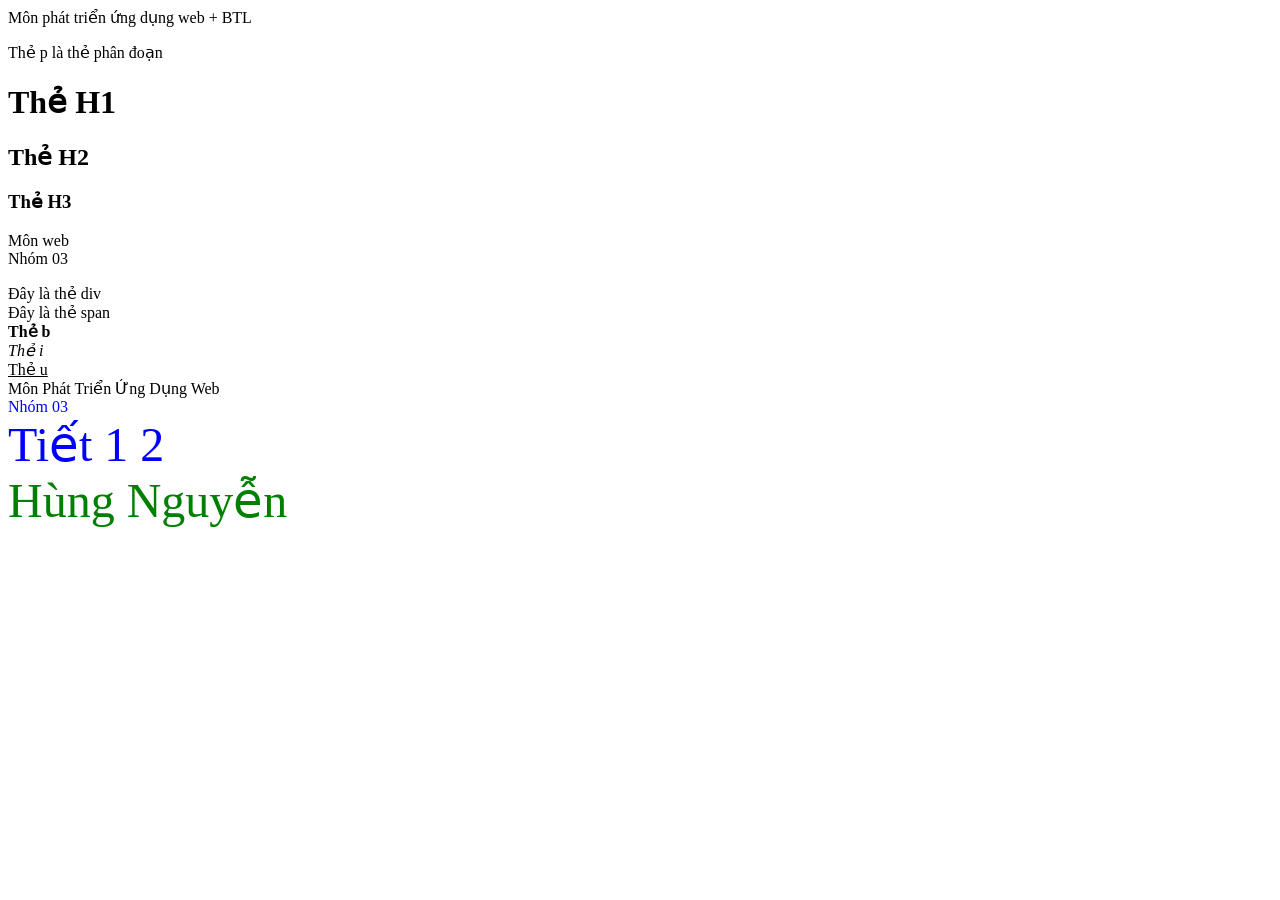
<file: Bai1/index.html>
<html>
    <head>
        <title>bai 1 html</title>
    </head>
    <body>
        Môn phát triển ứng dụng web + BTL

        <!-- Để chú thích dùng 2 cách
        Cách 1 : ctrl + k + c
        Cách 2 : ctrl + /
        Đây là chú thích -->

        <p> Thẻ p là thẻ phân đoạn </p>

        <!-- Thẻ h là thẻ định dạng đề mục -->
        <h1> Thẻ H1 </h1>
        <h2> Thẻ H2 </h2>
        <h3> Thẻ H3 </h3>

        <!-- Thẻ br để xuống dòng -->
        <p> Môn web <br> Nhóm 03 </p>

        <!-- Thẻ div và span để phân chia đoạn -->
         <div> Đây là thẻ div</div>
         <span> Đây là thẻ span </span> <br> 

         <!-- Thẻ b viết đậm
         Thẻ i viết nghiêng
         Thẻ u gạch chân -->
         <b> Thẻ b </b> <br> 
         <i> Thẻ i </i> <br>
         <u> Thẻ u </u> <br>

         <div> 
            <!-- Định dạng phông chữ -->
            <!-- Phông chữ -->
            <font face="verdara">Môn Phát Triển Ứng Dụng Web</font> <br>
            <!-- Màu chữ -->
             <font color="blue">Nhóm 03</front> <br>
            <!-- Size chữ  -->
             <font size="10"> Tiết 1 2</font> <br>
         </div>
         <div>
            <font face="vedora" color="green" size="12">Hùng Nguyễn</font> <br>
         </div>
    </body>
</html>
</file>
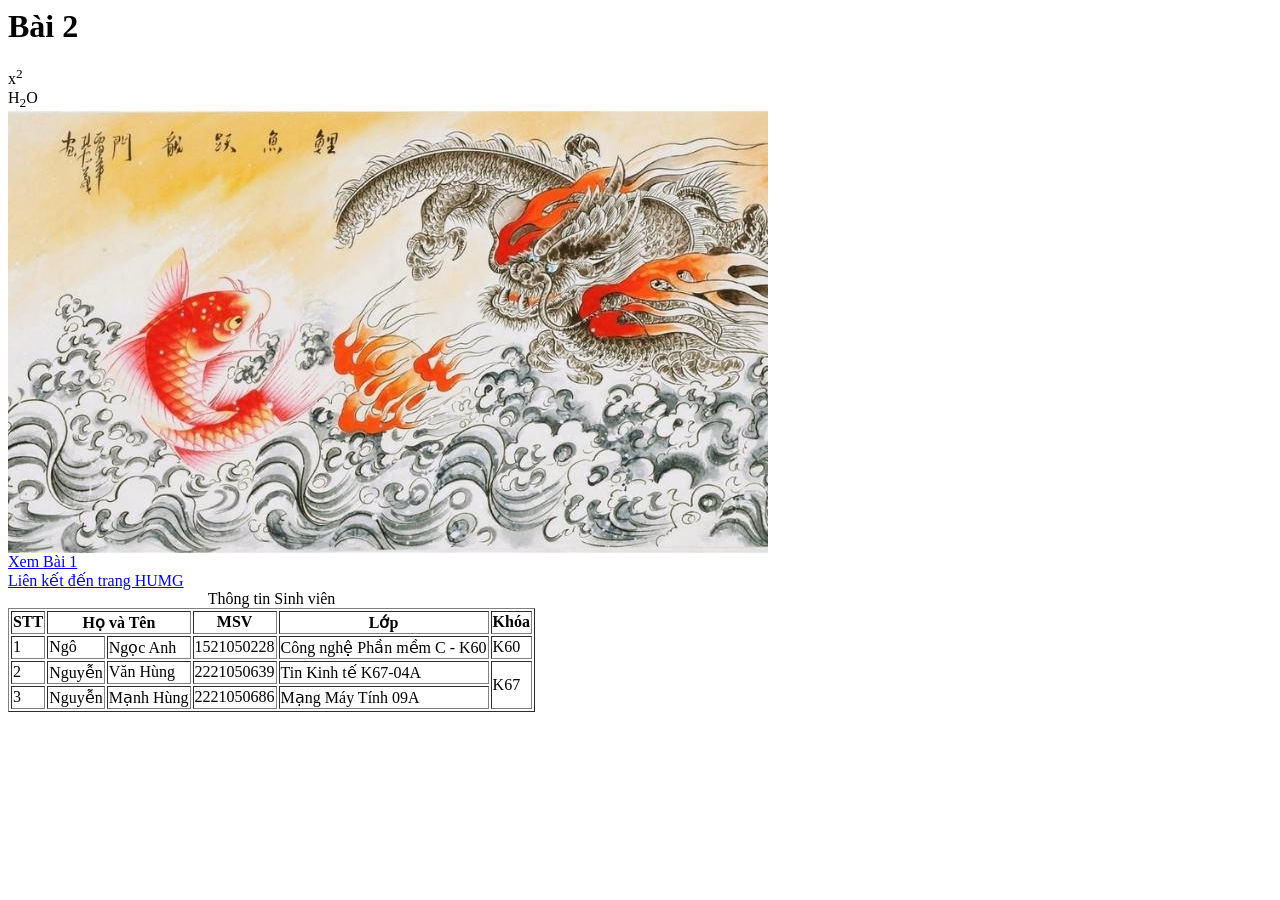
<file: Bai2/index.html>
<html>
    <head>

    </head>
    <body>
        <h1> Bài 2</h1>
        <div>
            <!-- Chỉ số trên -->
             x<sup>2</sup>
             <br>
             <!-- Chỉ số dưới -->
              H<sub>2</sub>O
        </div>
        <div>
            <!-- img ảnh -->
             <img src="../anh/ca chep.jpg">
        </div>
        <div>
            <!-- liên kết  -->
             <a href="../Bai1/index.html">Xem Bài 1</a>
             <br>
             <a href="https://daotaodaihoc.humg.edu.vn/#/home">
                Liên kết đến trang HUMG
             </a>
        </div>
        <div>
            <table border="1">
                <caption>Thông tin Sinh viên</caption>
                <tr>
                    <th>STT</th>
                    <th colspan="2">Họ và Tên</th>
                    <th>MSV</th>
                    <th>Lớp</th>
                    <th>Khóa</th>
                </tr>
                <tr>
                    <td>1</td>
                    <td>Ngô</td>
                    <td>Ngọc Anh</td>
                    <td>1521050228</td>
                    <td>Công nghệ Phần mềm C - K60</td>
                    <td>K60</td>
                </tr>
                <tr>
                    <td>2</td>
                    <td>Nguyễn</td>
                    <td>Văn Hùng</td>
                    <td>2221050639</td>
                    <td>Tin Kinh tế K67-04A</td>
                    <td rowspan="2">K67</td>
                </tr>
                <tr>
                    <td>3</td>
                    <td>Nguyễn</td>
                    <td>Mạnh Hùng</td>
                    <td>2221050686</td>
                    <td>Mạng Máy Tính 09A</td>
                </tr>
            </table>
        </div>
    </body>
</html>
</file>
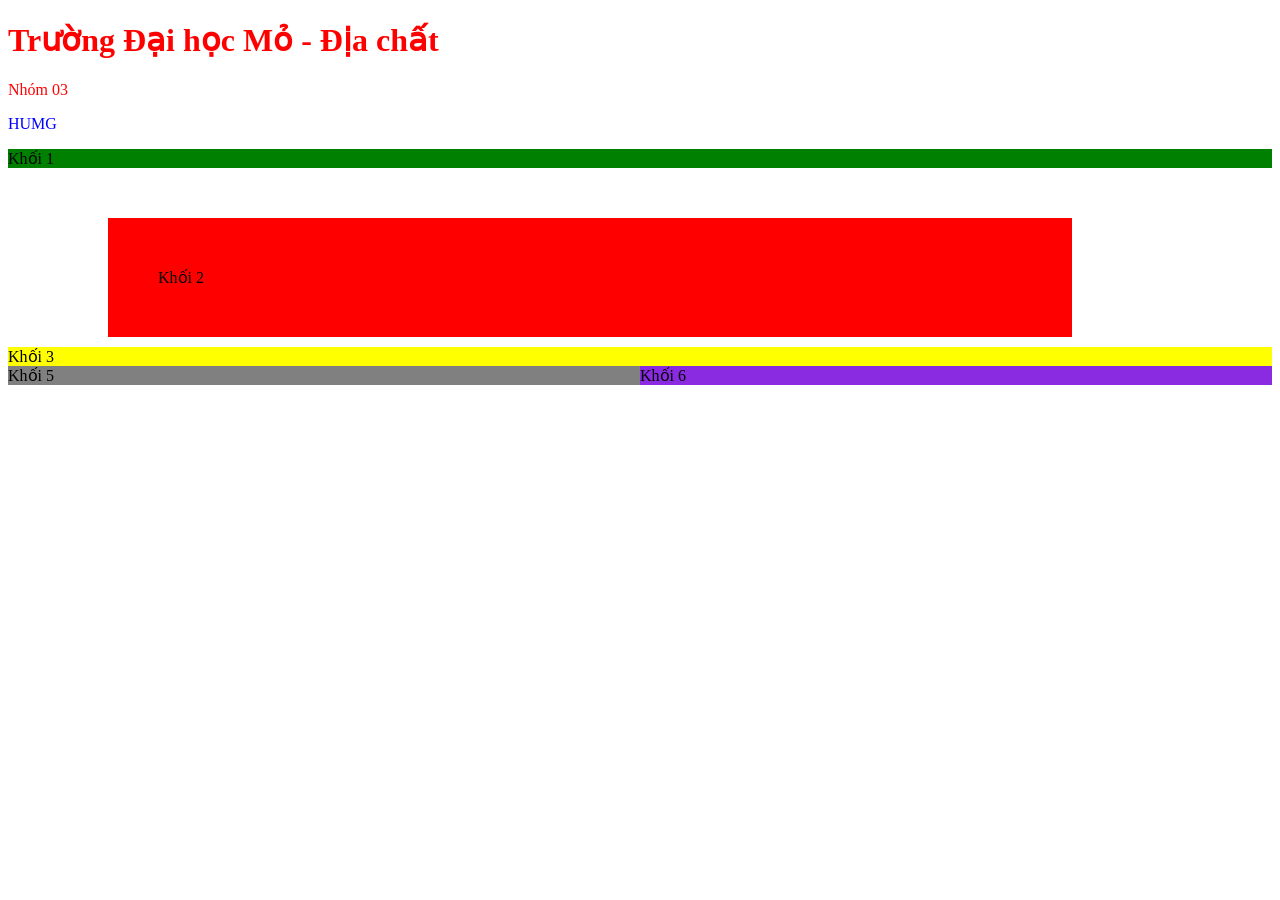
<file: Bai6/index.html>
<!DOCTYPE html>
<html lang="en">

<head>
    <meta charset="UTF-8">
    <meta name="viewport" content="width=device-width, initial-scale=1.0">
    <title>Document</title>
    <style>
        p {
            color: blue;
        }
        
        p.nhom {
            color: red;
        }
    </style>

    <style>
        .khoi1 {
            background-color: green;
        }
        
        .khoi2 {
            background-color: red;
            /* 1 giá trị: cách đều xung quanh = giá trị đó */
            /* 2 giá trị: giá trị đầu(trên dưới), giá trị 2(trái phải) */
            /* 4 giá trị: trên phải dưới trái */
            margin: 50px 200px 10px 100px;
            padding: 50px;
            /* tương tự margin */
            /* margin: auto  tự động căn ra giữa */
        }
        
        .khoi3 {
            background-color: yellow;
        }
        
        .khoi4 {
            background-color: aqua;
            display: flex;
        }
        
        .khoi5 {
            background-color: gray;
            width: 50%;
        }
        
        .khoi6 {
            background-color: blueviolet;
            width: 50%;
        }
    </style>
</head>

<body>
    <h1 style="color: red;">Trường Đại học Mỏ - Địa chất</h1>
    <p class="nhom">Nhóm 03</p>
    <p>HUMG</p>

    <div class="khoi1">Khối 1</div>
    <div class="khoi2">Khối 2</div>
    <div class="khoi3">Khối 3</div>

    <div class="khoi4">
        <div class="khoi5">Khối 5</div>
        <div class="khoi6">Khối 6</div>
    </div>

</body>

</html>
</file>
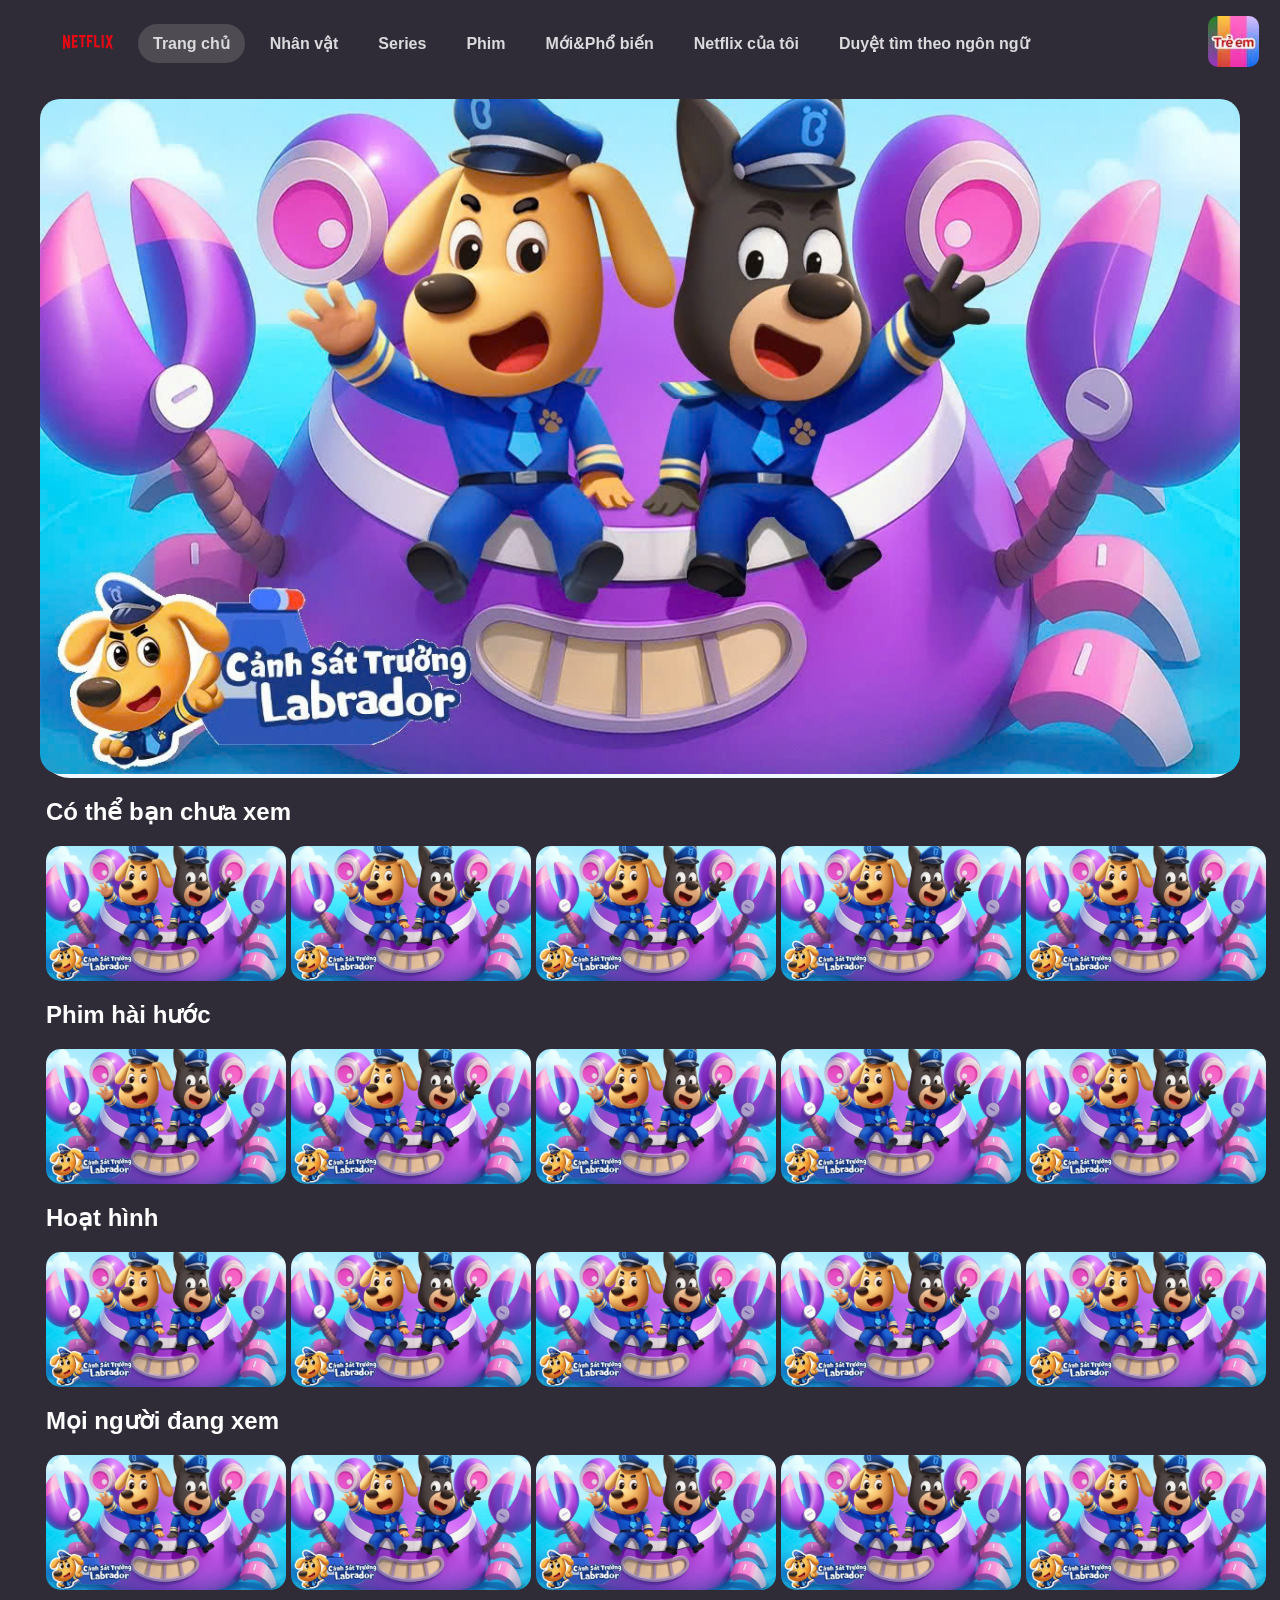
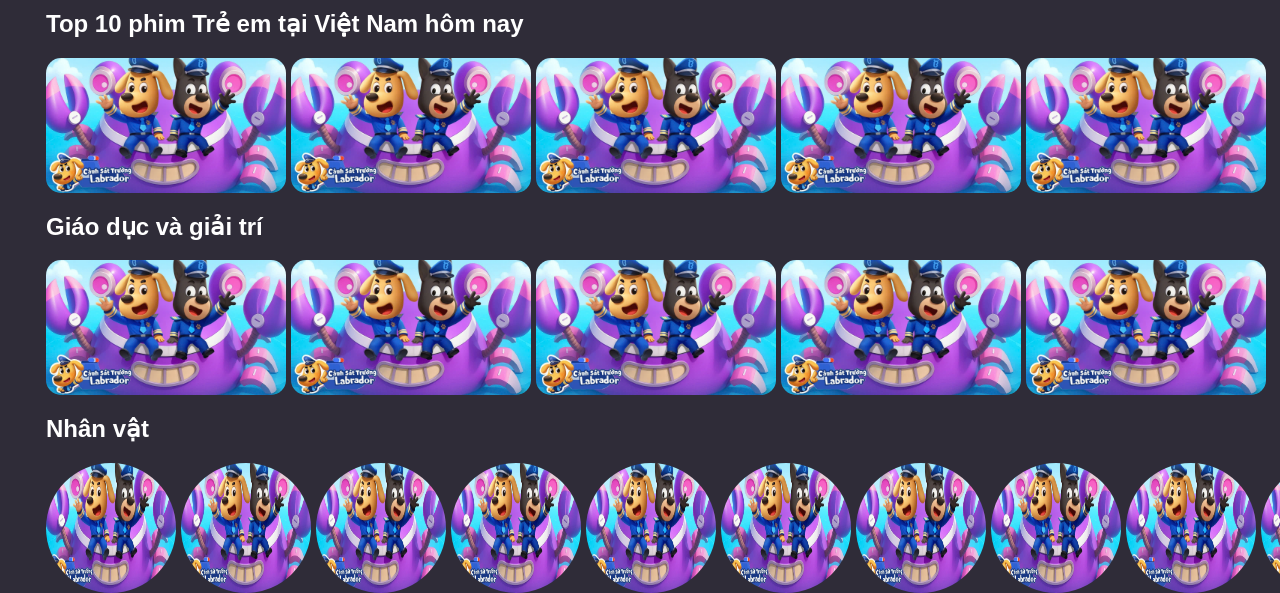
<file: Netflix/index.html>
<!DOCTYPE html>
<html lang="en">

<head>
    <meta charset="UTF-8">
    <meta name="viewport" content="width=device-width, initial-scale=1.0">
    <title>Document</title>
    <link rel="stylesheet" href="style.css">
</head>

<body>
    <header>
        <nav class="danh-muc">
            <ul class="danh-sach-muc">
                <li class="muc">
                    <a class="lien-ket-muc" href="#!"><img src="./assets/logo.svg" alt="" class="logo"></a>
                </li>
                <li class="muc dang-chon"><a class="lien-ket-muc" href="#!">Trang chủ</a></li>
                <li class="muc"><a class="lien-ket-muc" href="#!">Nhân vật</a></li>
                <li class="muc"><a class="lien-ket-muc" href="#!">Series</a></li>
                <li class="muc"><a class="lien-ket-muc" href="#!">Phim</a></li>
                <li class="muc"><a class="lien-ket-muc" href="#!">Mới&Phổ biến</a></li>
                <li class="muc"><a class="lien-ket-muc" href="#!">Netflix của tôi</a></li>
                <li class="muc"><a class="lien-ket-muc" href="#!">Duyệt tìm theo ngôn ngữ</a></li>
            </ul>
        </nav>
        <div class="chuc-nang">
            <div class="tim-kiem"></div>
            <div class="thong-tin">
                <img class="avatar" src="./assets/avatar.jpg" alt="">
            </div>
        </div>
    </header>

    <main>
        <!-- Banner -->
        <div onclick="xemTrailer()" class="banner">
            <img class="banner-anh" src="./assets/banner.jpg" alt="">
        </div>
        <!-- Trailer -->
        <div style="display: none" class="banner">
            <iframe class="banner-anh" width="560" height="315" src="https://www.youtube.com/embed/kErw6vyHo24?si=DlAkTq2pwuSBSkxs" title="YouTube video player" frameborder="0" allow="accelerometer; autoplay; clipboard-write; encrypted-media; gyroscope; picture-in-picture; web-share"
                referrerpolicy="strict-origin-when-cross-origin" allowfullscreen></iframe>
        </div>
        <div class="danh-sach-the-loai">
            <div class="the-loai">
                <div class="ten-the-loai">
                    <h2>Có thể bạn chưa xem</h2>
                    <div class="danh-sach-phim">
                        <div class="phim">
                            <img class="phim-poster" src="./assets/banner.jpg">
                            <img class="phim-poster" src="./assets/banner.jpg">
                            <img class="phim-poster" src="./assets/banner.jpg">
                            <img class="phim-poster" src="./assets/banner.jpg">
                            <img class="phim-poster" src="./assets/banner.jpg">
                        </div>
                    </div>
                </div>
            </div>

            <div class="the-loai">
                <div class="ten-the-loai">
                    <h2>Phim hài hước</h2>
                    <div class="danh-sach-phim">
                        <div class="phim">
                            <img class="phim-poster" src="./assets/banner.jpg">
                            <img class="phim-poster" src="./assets/banner.jpg">
                            <img class="phim-poster" src="./assets/banner.jpg">
                            <img class="phim-poster" src="./assets/banner.jpg">
                            <img class="phim-poster" src="./assets/banner.jpg">
                        </div>
                    </div>
                </div>
            </div>

            <div class="the-loai">
                <div class="ten-the-loai">
                    <h2>Hoạt hình</h2>
                    <div class="danh-sach-phim">
                        <div class="phim">
                            <img class="phim-poster" src="./assets/banner.jpg">
                            <img class="phim-poster" src="./assets/banner.jpg">
                            <img class="phim-poster" src="./assets/banner.jpg">
                            <img class="phim-poster" src="./assets/banner.jpg">
                            <img class="phim-poster" src="./assets/banner.jpg">
                        </div>
                    </div>
                </div>
            </div>

            <div class="the-loai">
                <div class="ten-the-loai">
                    <h2>Mọi người đang xem</h2>
                    <div class="danh-sach-phim">
                        <div class="phim">
                            <img class="phim-poster" src="./assets/banner.jpg">
                            <img class="phim-poster" src="./assets/banner.jpg">
                            <img class="phim-poster" src="./assets/banner.jpg">
                            <img class="phim-poster" src="./assets/banner.jpg">
                            <img class="phim-poster" src="./assets/banner.jpg">
                        </div>
                    </div>
                </div>
            </div>

            <div class="the-loai">
                <div class="ten-the-loai">
                    <h2>Top 10 phim Trẻ em tại Việt Nam hôm nay</h2>
                    <div class="danh-sach-phim">
                        <div class="phim">
                            <img class="phim-poster" src="./assets/banner.jpg">
                            <img class="phim-poster" src="./assets/banner.jpg">
                            <img class="phim-poster" src="./assets/banner.jpg">
                            <img class="phim-poster" src="./assets/banner.jpg">
                            <img class="phim-poster" src="./assets/banner.jpg">
                        </div>
                    </div>
                </div>
            </div>

            <div class="the-loai">
                <div class="ten-the-loai">
                    <h2>Giáo dục và giải trí</h2>
                    <div class="danh-sach-phim">
                        <div class="phim">
                            <img class="phim-poster" src="./assets/banner.jpg">
                            <img class="phim-poster" src="./assets/banner.jpg">
                            <img class="phim-poster" src="./assets/banner.jpg">
                            <img class="phim-poster" src="./assets/banner.jpg">
                            <img class="phim-poster" src="./assets/banner.jpg">
                        </div>
                    </div>
                </div>
            </div>

            <div class="the-loai">
                <div class="ten-the-loai">
                    <h2>Nhân vật</h2>
                    <div class="danh-sach-nhan-vat">
                        <div class="phim">
                            <img class="nhan-vat" src="./assets/banner.jpg">
                            <img class="nhan-vat" src="./assets/banner.jpg">
                            <img class="nhan-vat" src="./assets/banner.jpg">
                            <img class="nhan-vat" src="./assets/banner.jpg">
                            <img class="nhan-vat" src="./assets/banner.jpg">
                            <img class="nhan-vat" src="./assets/banner.jpg">
                            <img class="nhan-vat" src="./assets/banner.jpg">
                            <img class="nhan-vat" src="./assets/banner.jpg">
                            <img class="nhan-vat" src="./assets/banner.jpg">
                            <img class="nhan-vat" src="./assets/banner.jpg">
                        </div>
                    </div>
                </div>
            </div>
        </div>
    </main>
    <script>
        function xemTrailer() {
            // An Banner
            document.getElementsByClassName("banner")[0].style = "display: none";
            // Hien thi Trailer
            document.getElementsByClassName("banner")[1].style = "display: block";
        }
    </script>

    <!-- <footer class="footer">
        <div class="cot">
            <p>Mô tả âm thanh</p>
            <p>Việc làm</p>
            <p>Tùy chọn cookie</p>
            <p>1997-2026 Netflix, Inc</p>
        </div>
        <div class="cot">
            <p>Thẻ quà tặng</p>
            <p>Điều khoản sửa dụng</p>
            <p>Thông tin doanh nghiệp</p>
        </div>
        <div class="cot">
            <p>Trung tâm đa phương tiện</p>
            <p>Quyền riêng tư</p>
            <p>Liên hệ với chúng tôi</p>
        </div>
        <div class="cot">
            <p>Quan hệ với nhà đầu tư</p>
            <p>Thông báo pháp lý</p>
        </div>
    </footer> -->

</body>

</html>
</file>
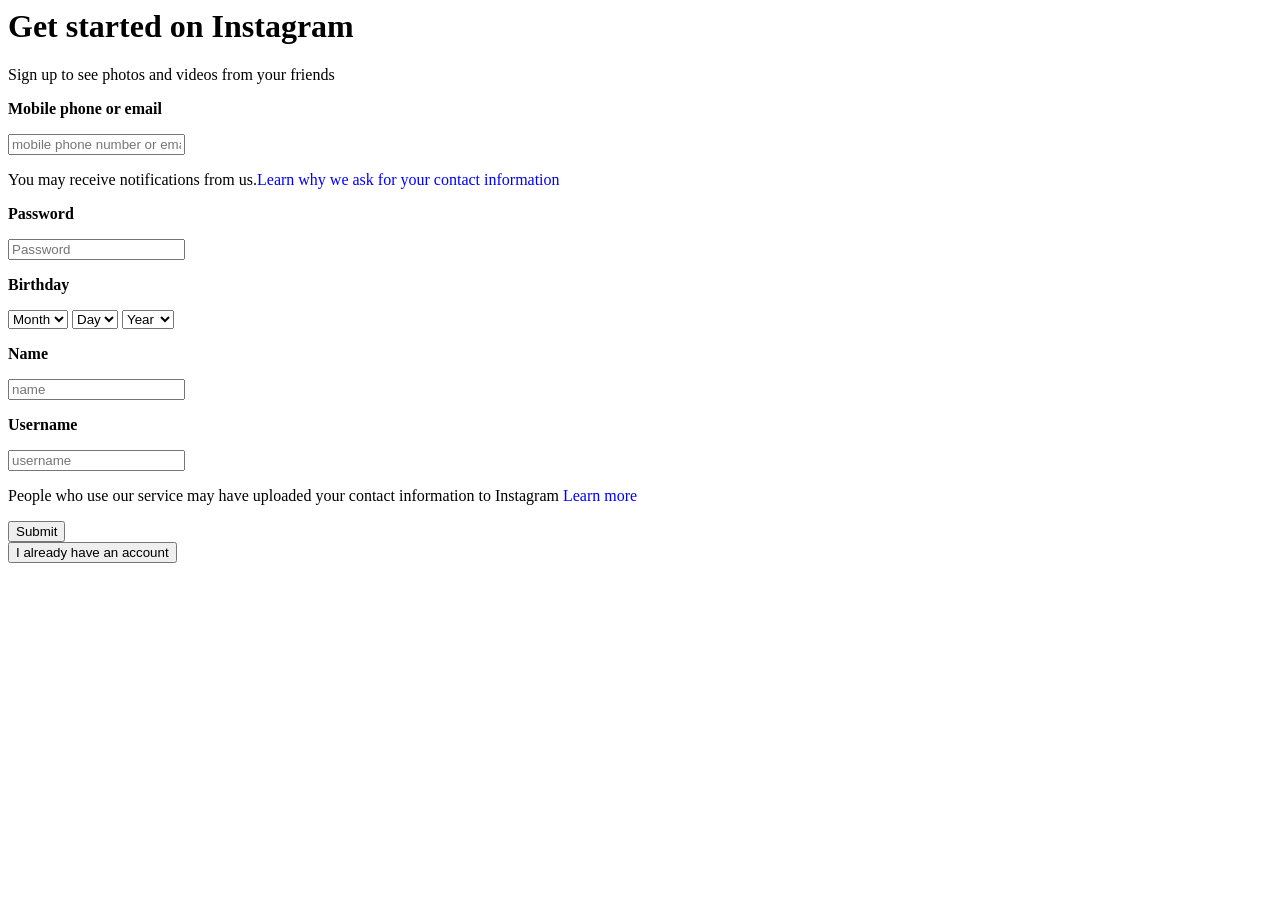
<file: Bai 5/dangki.html>
<html>
    <head>
        <title>Bai 5</title>
    </head>
    <body>
        <h1>Get started on Instagram</h1>
        <p>Sign up to see photos and videos from your friends</p>
        <P><b>Mobile phone or email</b></p>
            <input type="tel" placeholder="mobile phone number or email" required pattern="(([0]{1})([3,6,8,9]{1})([0-9]{8}))">
        <p>You may receive notifications from us.<span style=" color:blue">Learn why we ask for your contact information </span></p>
        <p><b>Password</b></p>
            <input type="password" name="password" placeholder="Password">
        <p><b>Birthday</b></p>
            <select>
                <option>Month</option>
                <option>1</option>
                <option>2</option>
            </select>
            <select>
                <option>Day</option>
                <option>1</option>
                <option>2</option>
            </select>
            <select>
                <option>Year</option>
                <option>2000</option>
                <option>2001</option>
            </select>
        <p><b>Name</b></p>
            <input type="text" name="name" placeholder="name">
        <p><b>Username</b></p>
            <input type="text" name="username" placeholder="username">
        <p>People who use our service may have uploaded your contact information to Instagram <span style="color:blue">Learn more</span></p>
        <button>Submit</button> <br>
        <button>I already have an account</button>
            
    

        
    </body>
</html>
</file>
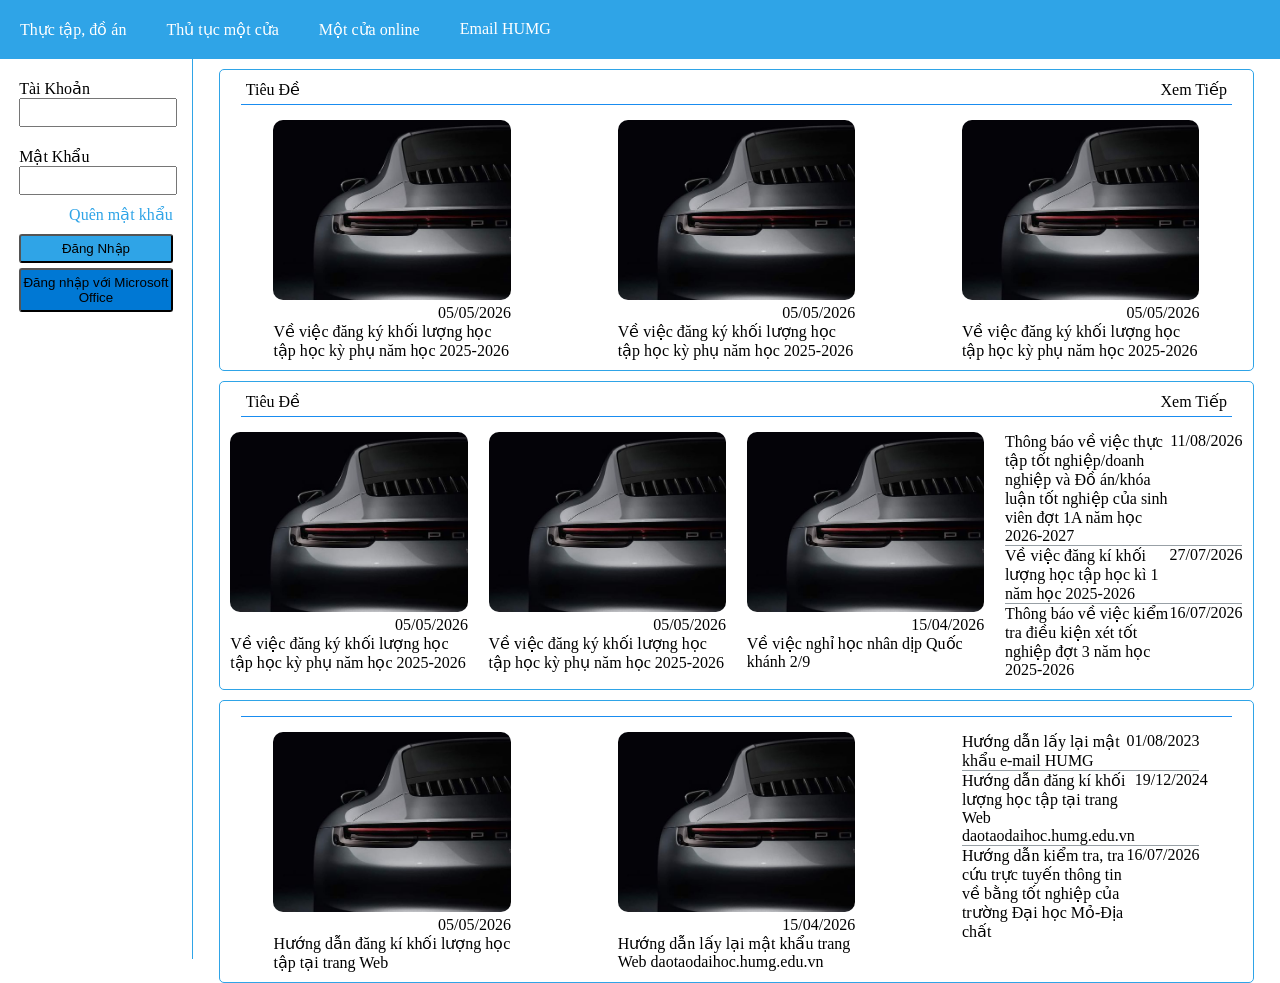
<file: Bai6/daotaohumg.html>
<!DOCTYPE html>
<html lang="en">

<head>
    <meta charset="UTF-8">
    <meta name="viewport" content="width=device-width, initial-scale=1.0">
    <title>Đào tạo</title>
    <link rel="stylesheet" href="style.css">
</head>

<body>
    <!-- Danh mục -->
    <nav class="danh-muc">
        <ul class="danh-sach-muc">
            <li class="muc"><a href="#" class="lien-ket">Thực tập, đồ án</a></li>
            <li class="muc"><a href="#" class="lien-ket">Thủ tục một cửa</a></li>
            <li class="muc"><a href="#" class="lien-ket">Một cửa online</a></li>
            <li class="muc"><a href="#" class="lien-ket">Email HUMG</a></li>
        </ul>
    </nav>
    <main>
        <div class="trai">
            <div class="khoi-dang-nhap">
                <form action="">
                    <div class="khoi-thong-tin">
                        <p>Tài Khoản</p>
                        <input type="text" name="" value="">
                    </div>
                    <div class="khoi-thong-tin">
                        <p>Mật Khẩu</p>
                        <input type="Password" name="" value="">
                    </div>
                    <div class="quen-mat-khau">
                        <a class="quen-mat-khau-lien-ket" href="#">Quên mật khẩu</a>
                    </div>
                    <div class="khoi-thong-tin">
                        <button class="login">Đăng Nhập</button>
                        <button class="login-365">Đăng nhập với Microsoft Office</button>
                    </div>
                </form>
            </div>
        </div>
        <div class="phai ">
            <div class="danh-sach-tin">
                <div class="tin">
                    <div class="chuc-nang">
                        <div class="tieu de">Tiêu Đề</div>
                        <div class="xem-tiep">Xem Tiếp</div>
                    </div>
                    <div class="danh-sach-bai">
                        <div class="chi-tiet-bai">
                            <img class="anh-bai" src="./img/992.jpg" alt="">
                            <p class="ngay-dang">
                                05/05/2026
                            </p>
                            <p class="tieu-de">Về việc đăng ký khối lượng học tập học kỳ phụ năm học 2025-2026</p>
                        </div>
                        <div class="chi-tiet-bai">
                            <img class="anh-bai" src="./img/992.jpg" alt="">
                            <p class="ngay-dang">
                                05/05/2026
                            </p>
                            <p class="tieu-de">Về việc đăng ký khối lượng học tập học kỳ phụ năm học 2025-2026</p>
                        </div>
                        <div class="chi-tiet-bai">
                            <img class="anh-bai" src="./img/992.jpg" alt="">
                            <p class="ngay-dang">
                                05/05/2026
                            </p>
                            <p class="tieu-de">Về việc đăng ký khối lượng học tập học kỳ phụ năm học 2025-2026</p>
                        </div>
                    </div>
                </div>
            </div>
            <div class="danh-sach-tin">
                <div class="tin">
                    <div class="chuc-nang">
                        <div class="tieu de">Tiêu Đề</div>
                        <div class="xem-tiep">Xem Tiếp</div>
                    </div>
                    <div class="danh-sach-bai">
                        <div class="chi-tiet-bai">
                            <img class="anh-bai" src="./img/992.jpg" alt="">
                            <p class="ngay-dang">
                                05/05/2026
                            </p>
                            <p class="tieu-de">Về việc đăng ký khối lượng học tập học kỳ phụ năm học 2025-2026</p>
                        </div>
                        <div class="chi-tiet-bai">
                            <img class="anh-bai" src="./img/992.jpg" alt="">
                            <p class="ngay-dang">
                                05/05/2026
                            </p>
                            <p class="tieu-de">Về việc đăng ký khối lượng học tập học kỳ phụ năm học 2025-2026</p>
                        </div>
                        <div class="chi-tiet-bai">
                            <img class="anh-bai" src="./img/992.jpg" alt="">
                            <p class="ngay-dang">
                                15/04/2026
                            </p>
                            <p class="tieu-de">Về việc nghỉ học nhân dịp Quốc khánh 2/9</p>

                        </div>
                        <div class="chi-tiet-bai">
                            <div class="thong-bao-su-kien">
                                <p>Thông báo về việc thực tập tốt nghiệp/doanh nghiệp và Đồ án/khóa luận tốt nghiệp của sinh viên đợt 1A năm học 2026-2027</p>
                                <p>11/08/2026</p>
                            </div>

                            <div class="gach-xam-2"></div>
                            <div class="thong-bao-su-kien">
                                <p>Về việc đăng kí khối lượng học tập học kì 1 năm học 2025-2026</p>
                                <p>27/07/2026</p>
                            </div>
                            <div class="gach-xam-2"></div>
                            <div class="thong-bao-su-kien">
                                <p>Thông báo về việc kiểm tra điều kiện xét tốt nghiệp đợt 3 năm học 2025-2026</p>
                                <p>16/07/2026</p>
                            </div>
                        </div>


                    </div>
                </div>
            </div>

            <div class="danh-sach-tin">
                <div class="tin">
                    <div class="chuc-nang">
                        <div class="tieu-de"></div>
                        <div class="xem-tiep"></div>
                    </div>
                    <div class="danh-sach-bai">
                        <div class="chi-tiet-bai">
                            <img class="anh-bai" src="./img/992.jpg" alt="">
                            <p class="ngay-dang">
                                05/05/2026
                            </p>
                            <p class="tieu-de">Hướng dẫn đăng kí khối lượng học tập tại trang Web</p>

                        </div>
                        <div class="chi-tiet-bai">
                            <img class="anh-bai" src="./img/992.jpg" alt="">
                            <p class="ngay-dang">
                                15/04/2026
                            </p>
                            <p class="tieu-de">Hướng dẫn lấy lại mật khẩu trang Web daotaodaihoc.humg.edu.vn</p>

                        </div>
                        <div class="chi-tiet-bai">
                            <div class="thong-bao-su-kien">
                                <p>Hướng dẫn lấy lại mật khẩu e-mail HUMG</p>
                                <p>01/08/2023</p>
                            </div>

                            <div class="gach-xam-2"></div>
                            <div class="thong-bao-su-kien">
                                <p>Hướng dẫn đăng kí khối lượng học tập tại trang Web daotaodaihoc.humg.edu.vn</p>
                                <p>19/12/2024</p>
                            </div>
                            <div class="gach-xam-2"></div>
                            <div class="thong-bao-su-kien">
                                <p>Hướng dẫn kiểm tra, tra cứu trực tuyến thông tin về bằng tốt nghiệp của trường Đại học Mỏ-Địa chất</p>
                                <p>16/07/2026</p>
                            </div>
                        </div>


                    </div>
                </div>
            </div>
        </div>
        </div>
    </main>
</body>

</html>
</file>
<file: Bai 5/style.css>
h3{
    color:green;
}
#TieuDe {
    color:pink
}
.TieuDe {
    background-color: black;
}
h3.TieuDe2 {
    background-color: orange;
}
</file>
<file: Netflix/style.css>
html {
    height: 100%;
}

body {
    background-color: #2f2c38;
    color: white;
    font-family: sans-serif;
    min-height: 100vh;
}

.danh-sach-muc {
    list-style: none;
    display: flex;
    gap: 10px;
    align-items: center;
}

.lien-ket-muc {
    padding: 5px;
    text-decoration: none;
    color: #Dbdbdd;
    font-weight: bold;
}

header {
    display: flex;
    justify-content: space-between;
    align-items: center;
}

.ten-the-loai {
    /* margin: 0 auto; */
    padding-left: 38px;
}

.muc {
    padding: 10px;
    border-radius: 25px;
}

.muc:hover {
    background-color: gray;
}

.logo {
    width: 50px;
    padding: 0;
}

.dang-chon {
    background-color: #4E4B52;
}

.avatar {
    width: 80%;
    border-radius: 10px;
}

.banner {
    background-color: aliceblue;
    width: 95%;
    height: 40;
    margin: 20px auto;
    border-radius: 30px;
}

.banner-anh {
    width: 100%;
    border-radius: 20px;
}

.danh-sach-the-loai {
    width: 95%;
    height: 28vh;
    margin-top: 20px auto;
}

.phim {
    display: flex;
    justify-content: space-between;
    gap: 5px;
}

.phim-poster {
    width: 24%;
    height: 15vh;
    border-radius: 15px;
    background-color: aliceblue;
}

.danh-sach-nhan-vat {
    display: flex;
    justify-content: space-between;
}

.nhan-vat {
    width: 130px;
    height: 130px;
    border-radius: 50%;
}

.footer {
    width: 100%;
}
</file>
<file: Bai6/style.css>
body {
    margin: 0;
}

.danh-muc {
    background-color: #2fa4e7;
}

.danh-sach-muc {
    margin: 0;
    padding: 0;
    list-style: none;
    display: flex;
    /* gap: 20px; */
}

.lien-ket {
    color: white;
    text-decoration: none;
}

.muc {
    padding: 20px;
}

main {
    display: flex;
    height: 100vh;
}

.trai {
    /* background-color: #2fe757; */
    width: 15%;
    border-right: 1.5px solid #2fa4e7;
}

.khoi-dang-nhap {
    /* background-color: rgb(166, 163, 163); */
    width: 100%;
    height: 100%;
}

.khoi-thong-tin {
    width: 100%;
    padding: 10px 0;
}

form {
    /* background-color: antiquewhite; */
    width: 80%;
    margin: 10px auto;
}

p {
    margin: 0;
}

input {
    width: 100%;
    padding: 5px 0;
}

.quen-mat-khau {}

.quen-mat-khau-lien-ket {
    color: #2fa4e7;
    display: flex;
    justify-content: flex-end;
    text-decoration: none;
}

button {
    width: 100%;
    padding: 5px 0;
    border-radius: 3px;
}

.login {
    margin-bottom: 5px;
    background-color: #2fa4e7;
}

.login-365 {
    background-color: #0078d4;
}

.phai {
    /* background-color: blue; */
    width: 85%;
}

.tin {
    width: 95%;
    margin: 10px auto;
    /* background-color: antiquewhite; */
    border: 1px solid #2fa4e7;
    border-radius: 5px;
}

.chuc-nang {
    width: 95%;
    margin: 5px auto;
    padding: 5px;
    display: flex;
    justify-content: space-between;
    border-bottom: 1px solid #198cf0;
}

.lien-ket-xem-tiep {
    color: #198cf0;
    text-decoration: none;
    font-weight: bold;
}

.danh-sach-bai {
    display: flex;
    justify-content: space-around;
}

.chi-tiet-bai {
    width: 23%;
    /* background-color : #198cf0 */
    margin: 10px;
}

.anh-bai {
    width: 100%;
    border-radius: 10px;
    height: 20vh;
    object-fit: cover;
}

.ngay-dang {
    text-align: right;
}

.thong-bao-su-kien {
    display: flex;
    justify-content: space-between;
}

.gach-xam-2 {
    background-color: #98a0a6;
    width: 100%;
    height: 1px;
    margin: 0;
}
</file>
